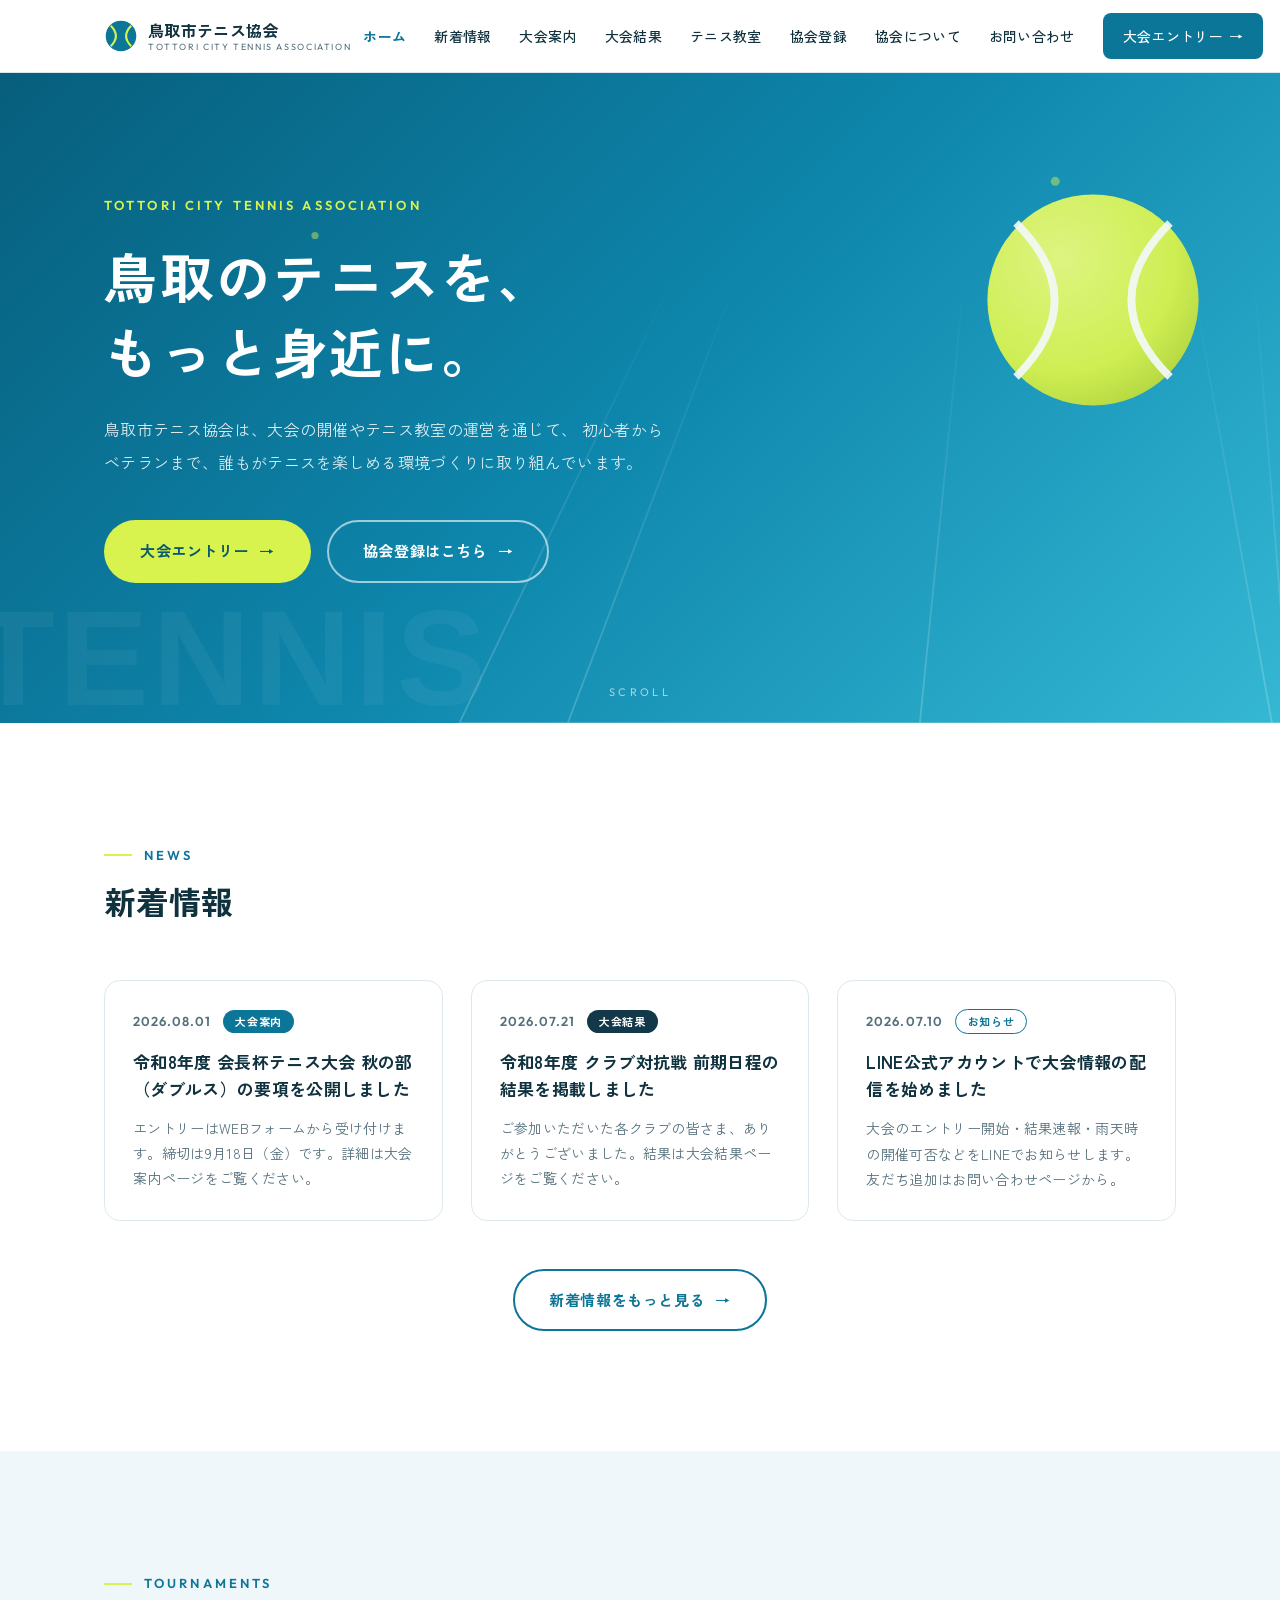
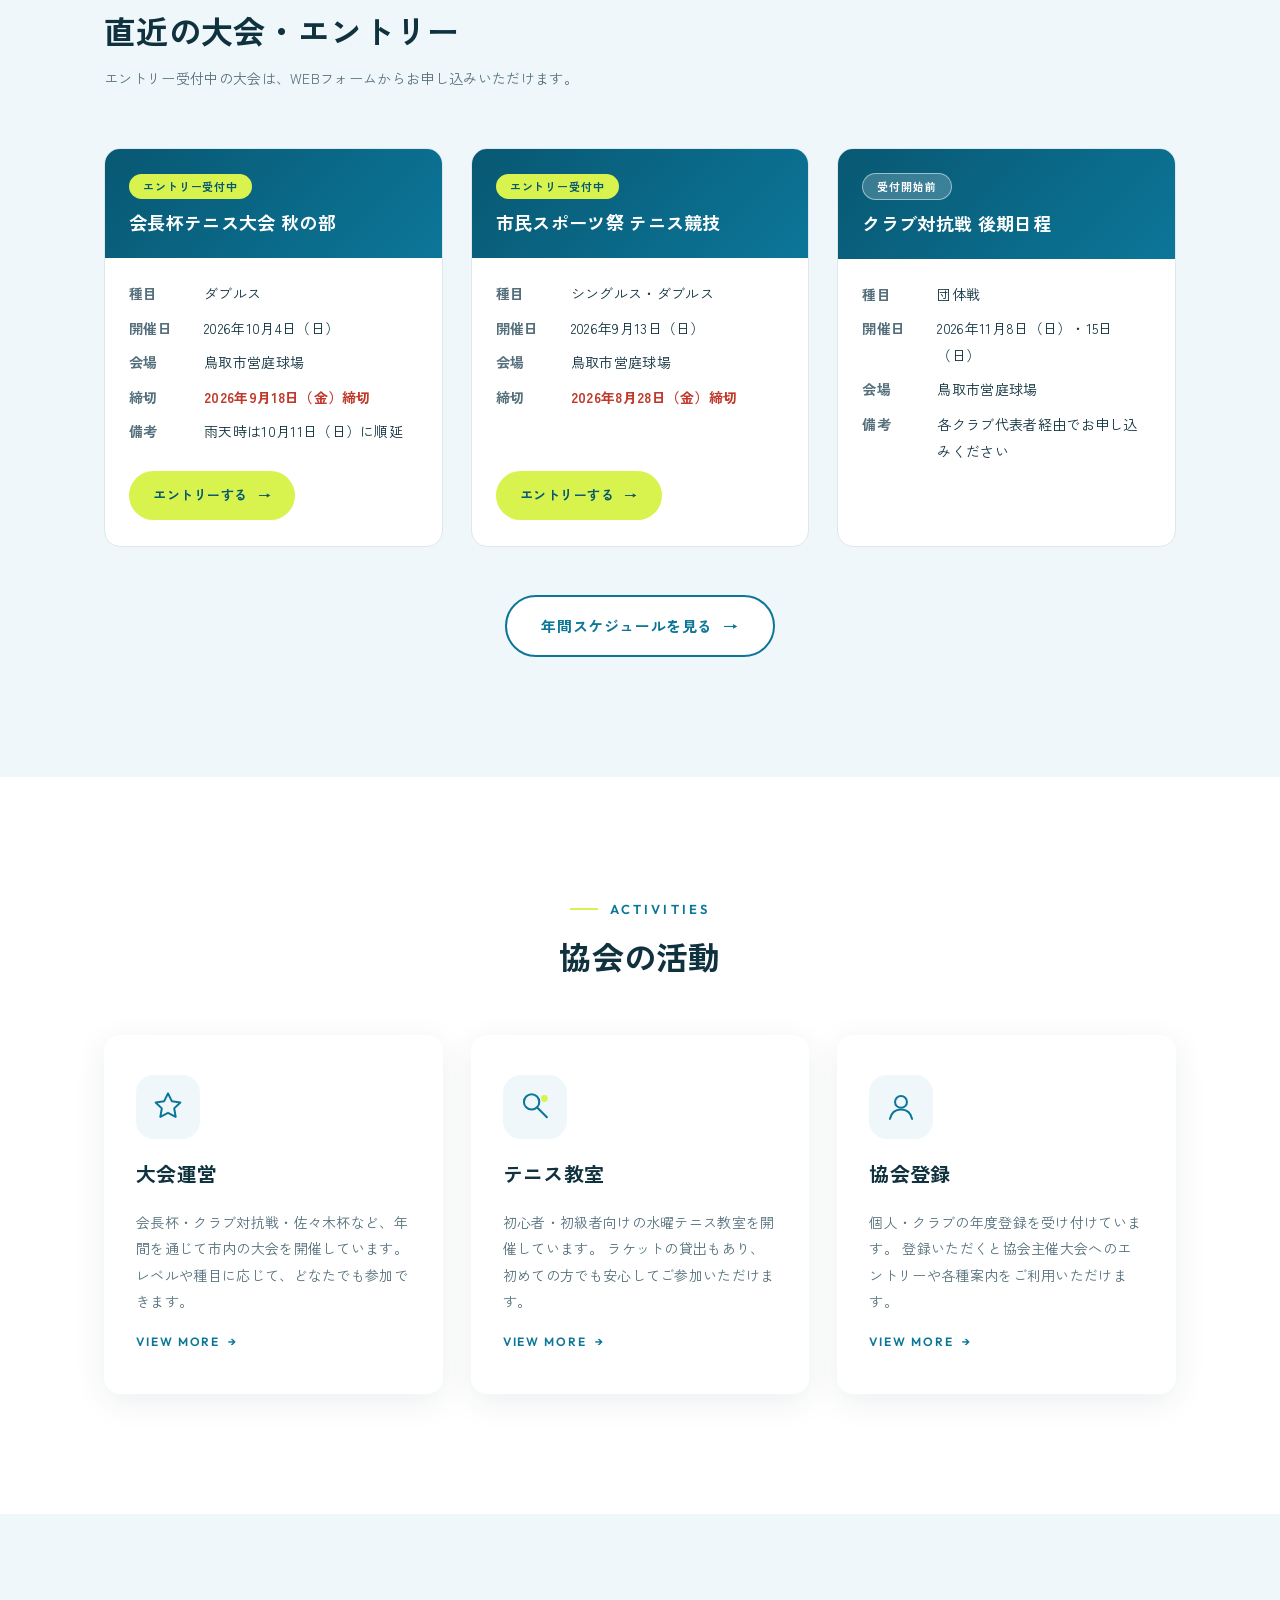
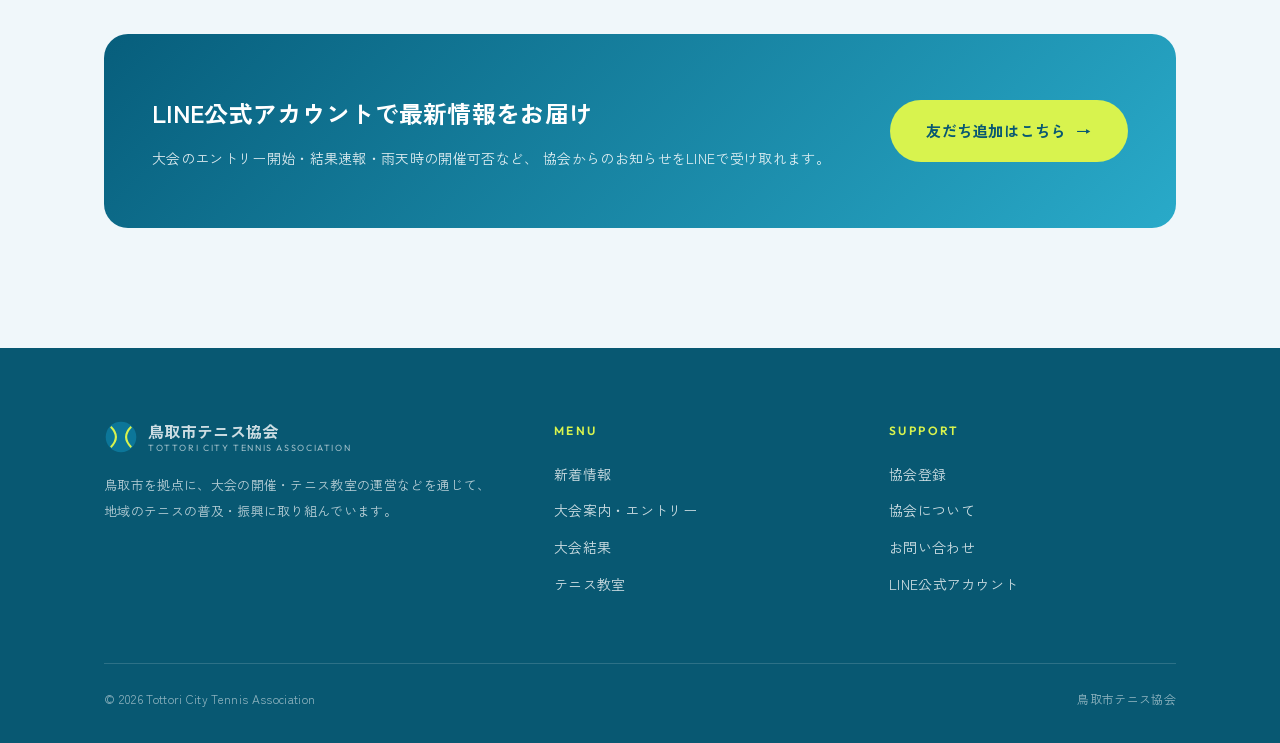
<file: index.html>
<!DOCTYPE html>
<html lang="ja">
<head>
  <meta charset="UTF-8">
  <meta name="viewport" content="width=device-width, initial-scale=1">
  <title>鳥取市テニス協会｜公式サイト</title>
  <meta name="description" content="鳥取市テニス協会の公式サイトです。大会案内・エントリー、大会結果、テニス教室、協会登録のご案内など、鳥取市のテニスに関する情報をお届けします。">
  <link rel="preconnect" href="https://fonts.googleapis.com">
  <link rel="preconnect" href="https://fonts.gstatic.com" crossorigin>
  <link href="https://fonts.googleapis.com/css2?family=Zen+Kaku+Gothic+New:wght@400;500;700&family=Outfit:wght@400;600;700&display=swap" rel="stylesheet">
  <link rel="stylesheet" href="css/style.css">
  <link rel="icon" href="assets/img/ball.svg" type="image/svg+xml">
</head>
<body>
  <header id="site-header" class="site-header"></header>

  <main>
    <!-- ヒーロー -->
    <section class="hero">
      <img class="hero__court" src="assets/img/court-lines.svg" alt="" aria-hidden="true">
      <img class="hero__ball" src="assets/img/ball.svg" alt="" aria-hidden="true">
      <div class="hero__inner">
        <p class="hero__label">Tottori City Tennis Association</p>
        <h1 class="hero__title">鳥取のテニスを、<br>もっと身近に。</h1>
        <p class="hero__lead">
          鳥取市テニス協会は、大会の開催やテニス教室の運営を通じて、
          初心者からベテランまで、誰もがテニスを楽しめる環境づくりに取り組んでいます。
        </p>
        <div class="hero__actions">
          <a class="btn btn--accent" href="tournaments.html">大会エントリー<span class="btn__arrow" aria-hidden="true">→</span></a>
          <a class="btn btn--ghost" href="membership.html">協会登録はこちら<span class="btn__arrow" aria-hidden="true">→</span></a>
        </div>
      </div>
      <p class="hero__scroll" aria-hidden="true">Scroll</p>
    </section>

    <!-- 新着情報 -->
    <section class="section">
      <div class="container">
        <div class="section-head fade-up">
          <p class="section-head__en">News</p>
          <h2 class="section-head__ja">新着情報</h2>
        </div>
        <div class="news-grid" id="home-news">
          <p class="empty-note">読み込み中…</p>
        </div>
        <div class="section-foot fade-up">
          <a class="btn btn--outline" href="news.html">新着情報をもっと見る<span class="btn__arrow" aria-hidden="true">→</span></a>
        </div>
      </div>
    </section>

    <!-- 直近の大会 -->
    <section class="section section--alt">
      <div class="container">
        <div class="section-head fade-up">
          <p class="section-head__en">Tournaments</p>
          <h2 class="section-head__ja">直近の大会・エントリー</h2>
          <p class="section-head__note">エントリー受付中の大会は、WEBフォームからお申し込みいただけます。</p>
        </div>
        <div class="event-grid" id="home-events">
          <p class="empty-note">読み込み中…</p>
        </div>
        <div class="section-foot fade-up">
          <a class="btn btn--outline" href="tournaments.html">年間スケジュールを見る<span class="btn__arrow" aria-hidden="true">→</span></a>
        </div>
      </div>
    </section>

    <!-- 協会の活動 -->
    <section class="section">
      <div class="container">
        <div class="section-head section-head--center fade-up">
          <p class="section-head__en">Activities</p>
          <h2 class="section-head__ja">協会の活動</h2>
        </div>
        <div class="feature-grid">
          <a class="feature-card fade-up" href="tournaments.html">
            <span class="feature-card__icon" aria-hidden="true">
              <svg viewBox="0 0 40 40" fill="none"><path d="M20 4l4.5 9.1 10 1.5-7.2 7 1.7 10L20 26.9l-9 4.7 1.7-10-7.2-7 10-1.5L20 4z" stroke="#0C7699" stroke-width="2.4" stroke-linejoin="round"/></svg>
            </span>
            <h3 class="feature-card__title">大会運営</h3>
            <p class="feature-card__text">
              会長杯・クラブ対抗戦・佐々木杯など、年間を通じて市内の大会を開催しています。
              レベルや種目に応じて、どなたでも参加できます。
            </p>
            <span class="feature-card__more">View more <span aria-hidden="true">→</span></span>
          </a>
          <a class="feature-card fade-up" data-delay="1" href="school.html">
            <span class="feature-card__icon" aria-hidden="true">
              <svg viewBox="0 0 40 40" fill="none"><circle cx="16" cy="14" r="9" stroke="#0C7699" stroke-width="2.4"/><path d="M22.5 20.5L34 32" stroke="#0C7699" stroke-width="2.4" stroke-linecap="round"/><circle cx="31" cy="10" r="4" fill="#D8F34E"/></svg>
            </span>
            <h3 class="feature-card__title">テニス教室</h3>
            <p class="feature-card__text">
              初心者・初級者向けの水曜テニス教室を開催しています。
              ラケットの貸出もあり、初めての方でも安心してご参加いただけます。
            </p>
            <span class="feature-card__more">View more <span aria-hidden="true">→</span></span>
          </a>
          <a class="feature-card fade-up" data-delay="2" href="membership.html">
            <span class="feature-card__icon" aria-hidden="true">
              <svg viewBox="0 0 40 40" fill="none"><circle cx="20" cy="14" r="7" stroke="#0C7699" stroke-width="2.4"/><path d="M7 34c1.5-7 6.5-11 13-11s11.5 4 13 11" stroke="#0C7699" stroke-width="2.4" stroke-linecap="round"/></svg>
            </span>
            <h3 class="feature-card__title">協会登録</h3>
            <p class="feature-card__text">
              個人・クラブの年度登録を受け付けています。
              登録いただくと協会主催大会へのエントリーや各種案内をご利用いただけます。
            </p>
            <span class="feature-card__more">View more <span aria-hidden="true">→</span></span>
          </a>
        </div>
      </div>
    </section>

    <!-- LINEバナー -->
    <section class="section section--alt">
      <div class="container">
        <div class="line-banner fade-up">
          <div>
            <h2 class="line-banner__title">LINE公式アカウントで最新情報をお届け</h2>
            <p class="line-banner__text">
              大会のエントリー開始・結果速報・雨天時の開催可否など、
              協会からのお知らせをLINEで受け取れます。
            </p>
          </div>
          <a class="btn btn--accent" href="contact.html#line">友だち追加はこちら<span class="btn__arrow" aria-hidden="true">→</span></a>
        </div>
      </div>
    </section>
  </main>

  <footer id="site-footer" class="site-footer"></footer>

  <script src="js/common.js"></script>
  <script>
    document.addEventListener("DOMContentLoaded", async () => {
      // 新着情報（最新3件）
      try {
        const news = await loadJSON("data/news.json");
        const items = news.items
          .slice()
          .sort((a, b) => b.date.localeCompare(a.date))
          .slice(0, 3);
        document.getElementById("home-news").innerHTML = items
          .map((item, i) => {
            const href = item.link || "news.html";
            return `
              <a class="news-card fade-up" data-delay="${i}" href="${escapeHTML(href)}">
                <div class="news-card__meta">
                  <time class="news-card__date" datetime="${item.date}">${formatDate(item.date)}</time>
                  ${badgeHTML(item.category)}
                </div>
                <h3 class="news-card__title">${escapeHTML(item.title)}</h3>
                <p class="news-card__body">${escapeHTML(item.body)}</p>
              </a>`;
          })
          .join("");
      } catch (e) {
        document.getElementById("home-news").innerHTML =
          '<p class="empty-note">新着情報を読み込めませんでした。</p>';
      }

      // 直近の大会（終了以外を優先して3件）
      try {
        const events = await loadJSON("data/events.json");
        const order = { open: 0, upcoming: 1, closed: 2, finished: 3 };
        const items = events.items
          .slice()
          .sort((a, b) => (order[a.status] ?? 9) - (order[b.status] ?? 9))
          .slice(0, 3);
        document.getElementById("home-events").innerHTML = items
          .map((ev, i) => renderEventCard(ev, i))
          .join("");
      } catch (e) {
        document.getElementById("home-events").innerHTML =
          '<p class="empty-note">大会情報を読み込めませんでした。</p>';
      }
      setupFadeUp();
    });
  </script>
</body>
</html>
</file>
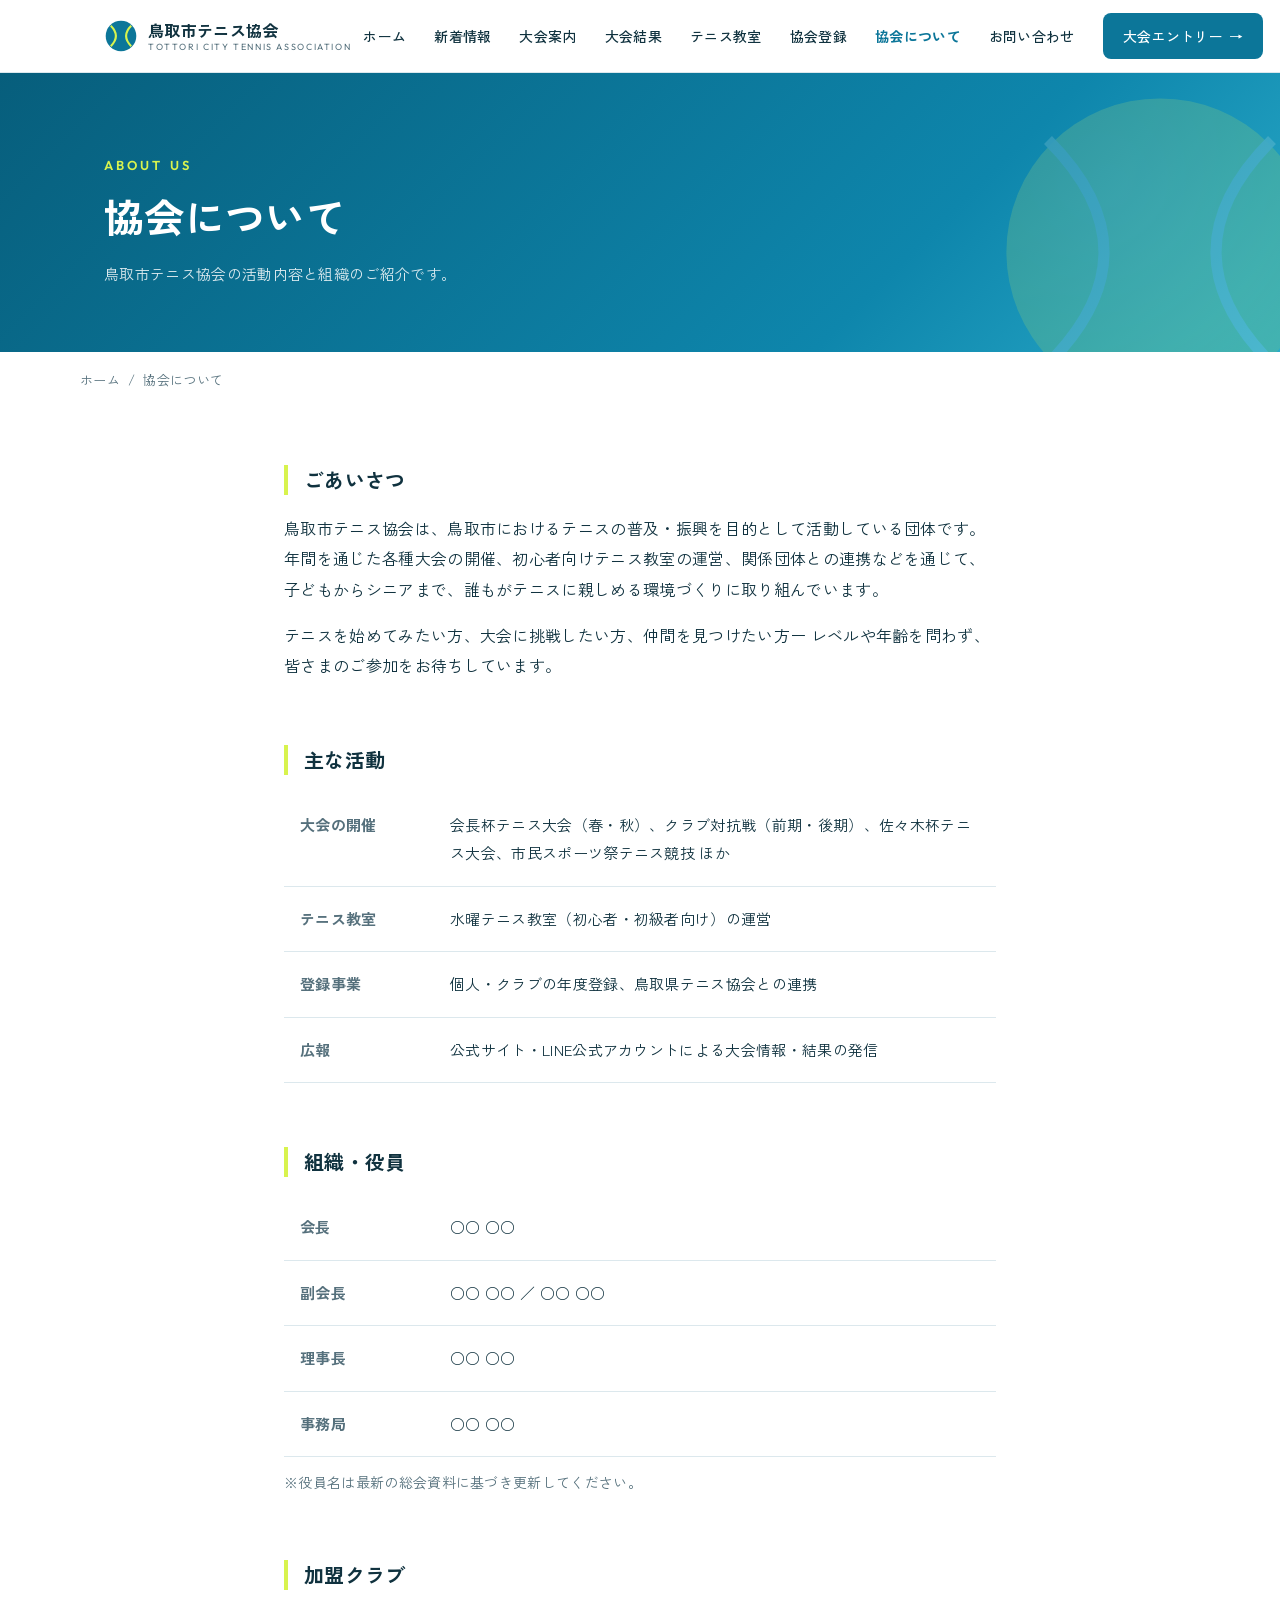
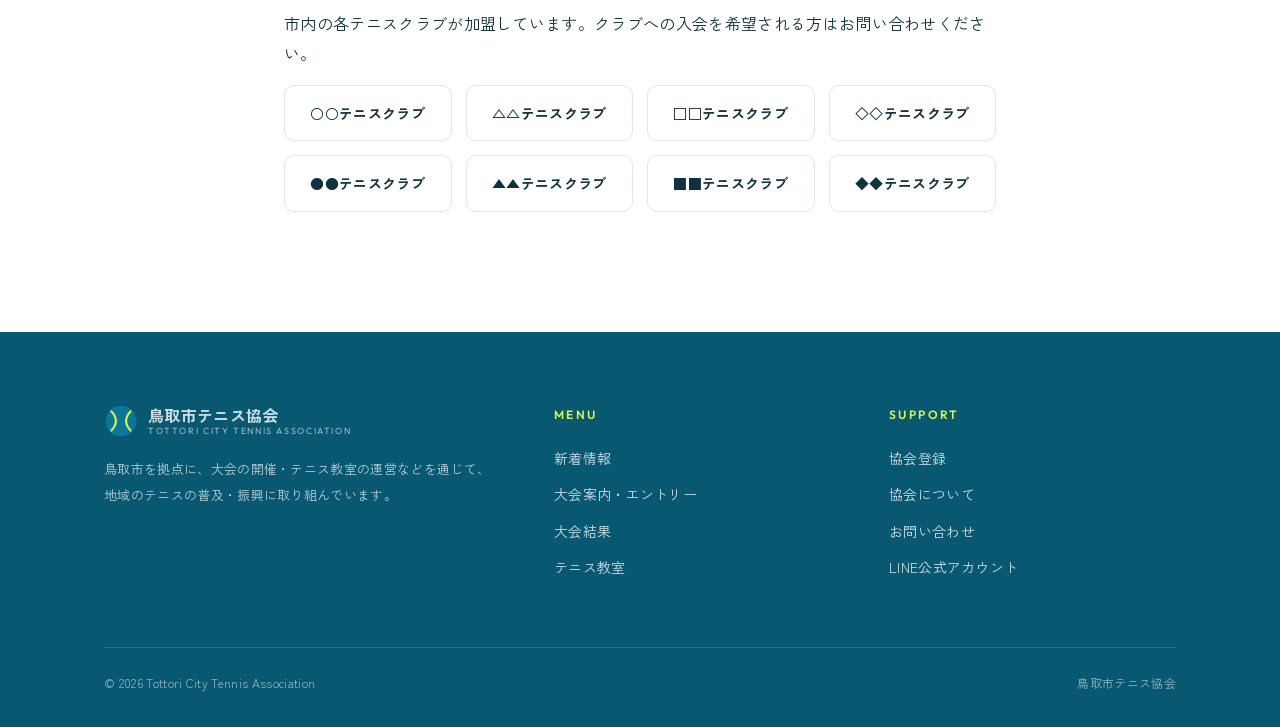
<file: about.html>
<!DOCTYPE html>
<html lang="ja">
<head>
  <meta charset="UTF-8">
  <meta name="viewport" content="width=device-width, initial-scale=1">
  <title>協会について｜鳥取市テニス協会</title>
  <meta name="description" content="鳥取市テニス協会の活動内容・組織・加盟クラブのご紹介です。">
  <link rel="preconnect" href="https://fonts.googleapis.com">
  <link rel="preconnect" href="https://fonts.gstatic.com" crossorigin>
  <link href="https://fonts.googleapis.com/css2?family=Zen+Kaku+Gothic+New:wght@400;500;700&family=Outfit:wght@400;600;700&display=swap" rel="stylesheet">
  <link rel="stylesheet" href="css/style.css">
  <link rel="icon" href="assets/img/ball.svg" type="image/svg+xml">
</head>
<body>
  <header id="site-header" class="site-header"></header>

  <main>
    <div class="page-hero">
      <div class="container">
        <p class="page-hero__en">About Us</p>
        <h1 class="page-hero__title">協会について</h1>
        <p class="page-hero__lead">鳥取市テニス協会の活動内容と組織のご紹介です。</p>
      </div>
      <img class="page-hero__deco" src="assets/img/ball.svg" alt="" aria-hidden="true">
    </div>
    <nav class="breadcrumb container" aria-label="パンくずリスト">
      <a href="index.html">ホーム</a><span aria-hidden="true">/</span>協会について
    </nav>

    <section class="section" style="padding-top:56px;">
      <div class="container container--narrow">

        <div class="content-block fade-up">
          <h3>ごあいさつ</h3>
          <p>
            鳥取市テニス協会は、鳥取市におけるテニスの普及・振興を目的として活動している団体です。
            年間を通じた各種大会の開催、初心者向けテニス教室の運営、関係団体との連携などを通じて、
            子どもからシニアまで、誰もがテニスに親しめる環境づくりに取り組んでいます。
          </p>
          <p>
            テニスを始めてみたい方、大会に挑戦したい方、仲間を見つけたい方ー
            レベルや年齢を問わず、皆さまのご参加をお待ちしています。
          </p>
        </div>

        <div class="content-block fade-up">
          <h3>主な活動</h3>
          <table class="info-table">
            <tr><th>大会の開催</th><td>会長杯テニス大会（春・秋）、クラブ対抗戦（前期・後期）、佐々木杯テニス大会、市民スポーツ祭テニス競技 ほか</td></tr>
            <tr><th>テニス教室</th><td>水曜テニス教室（初心者・初級者向け）の運営</td></tr>
            <tr><th>登録事業</th><td>個人・クラブの年度登録、鳥取県テニス協会との連携</td></tr>
            <tr><th>広報</th><td>公式サイト・LINE公式アカウントによる大会情報・結果の発信</td></tr>
          </table>
        </div>

        <div class="content-block fade-up">
          <h3>組織・役員</h3>
          <table class="info-table">
            <tr><th>会長</th><td>○○ ○○</td></tr>
            <tr><th>副会長</th><td>○○ ○○ ／ ○○ ○○</td></tr>
            <tr><th>理事長</th><td>○○ ○○</td></tr>
            <tr><th>事務局</th><td>○○ ○○</td></tr>
          </table>
          <p class="section-head__note" style="margin-top:12px;">※役員名は最新の総会資料に基づき更新してください。</p>
        </div>

        <div class="content-block fade-up">
          <h3>加盟クラブ</h3>
          <p>市内の各テニスクラブが加盟しています。クラブへの入会を希望される方はお問い合わせください。</p>
          <ul class="club-grid">
            <li>○○テニスクラブ</li>
            <li>△△テニスクラブ</li>
            <li>□□テニスクラブ</li>
            <li>◇◇テニスクラブ</li>
            <li>●●テニスクラブ</li>
            <li>▲▲テニスクラブ</li>
            <li>■■テニスクラブ</li>
            <li>◆◆テニスクラブ</li>
          </ul>
        </div>

      </div>
    </section>
  </main>

  <footer id="site-footer" class="site-footer"></footer>

  <script src="js/common.js"></script>
</body>
</html>
</file>
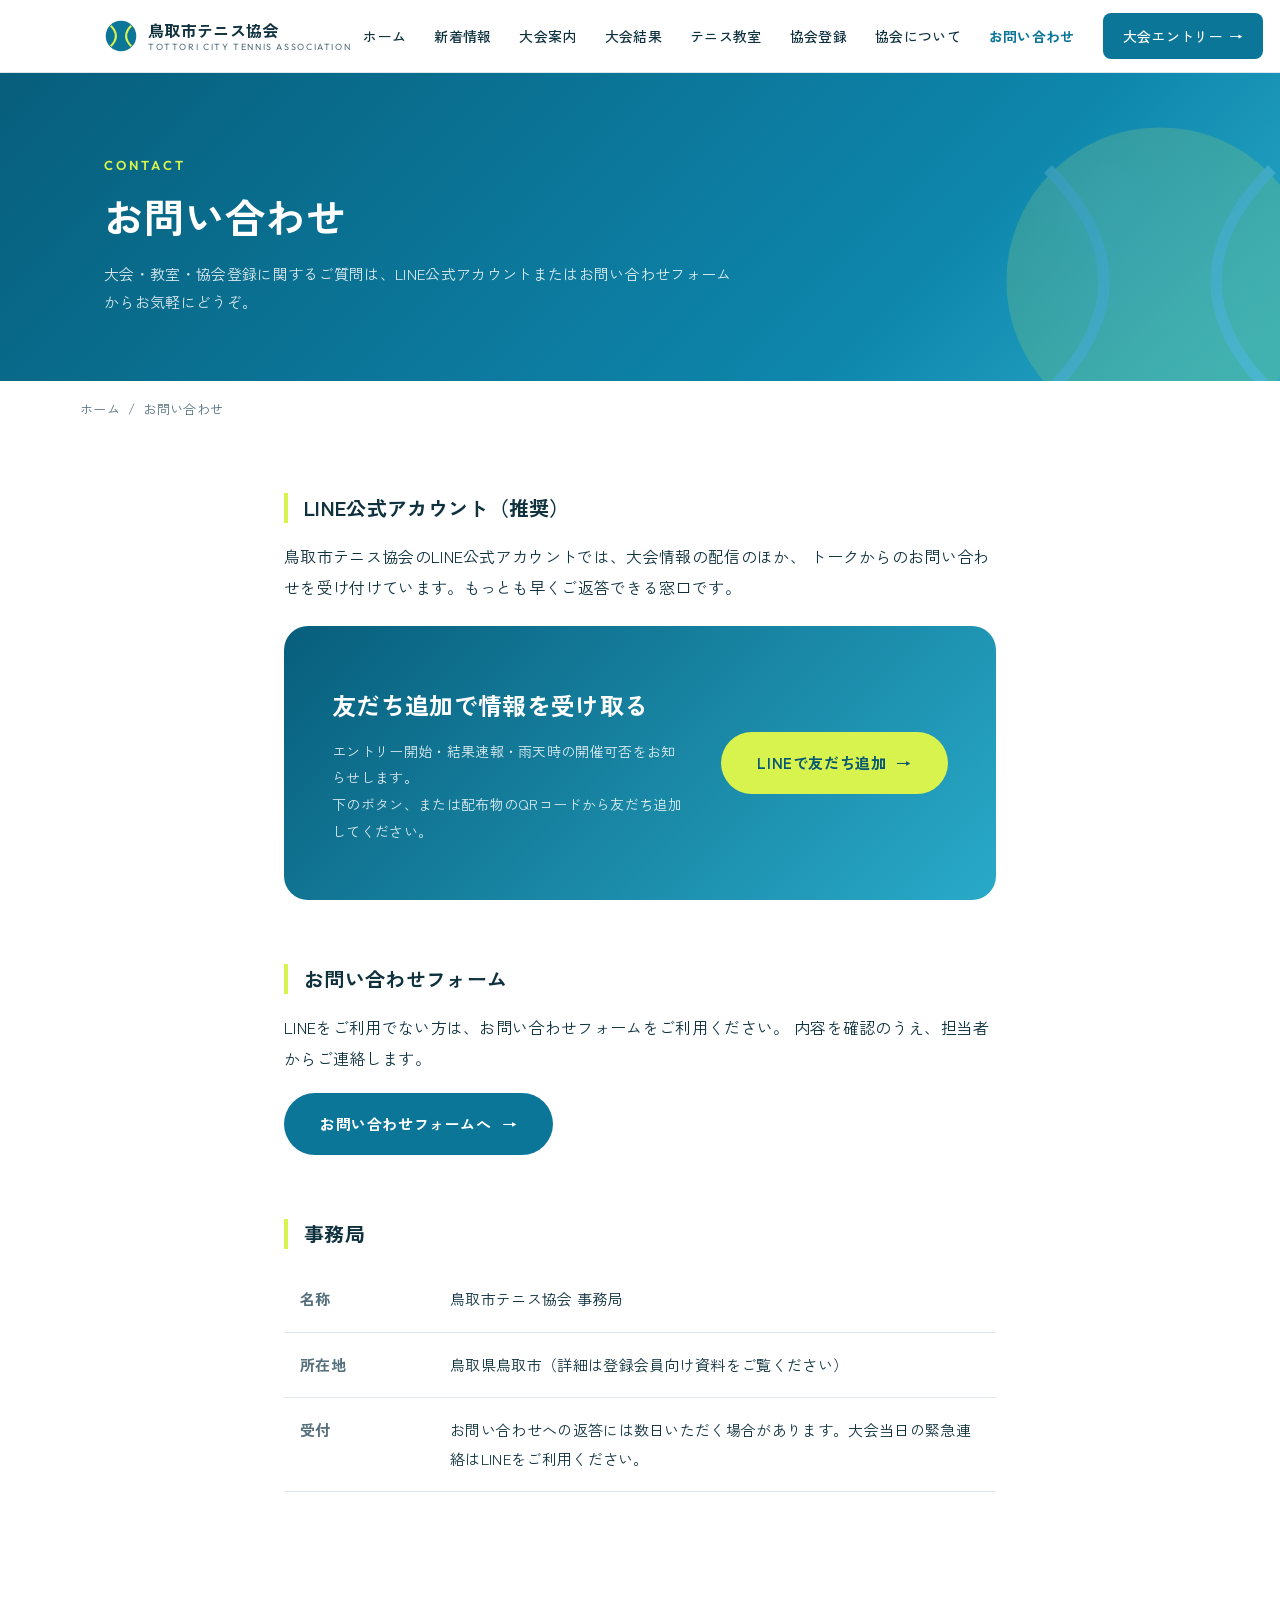
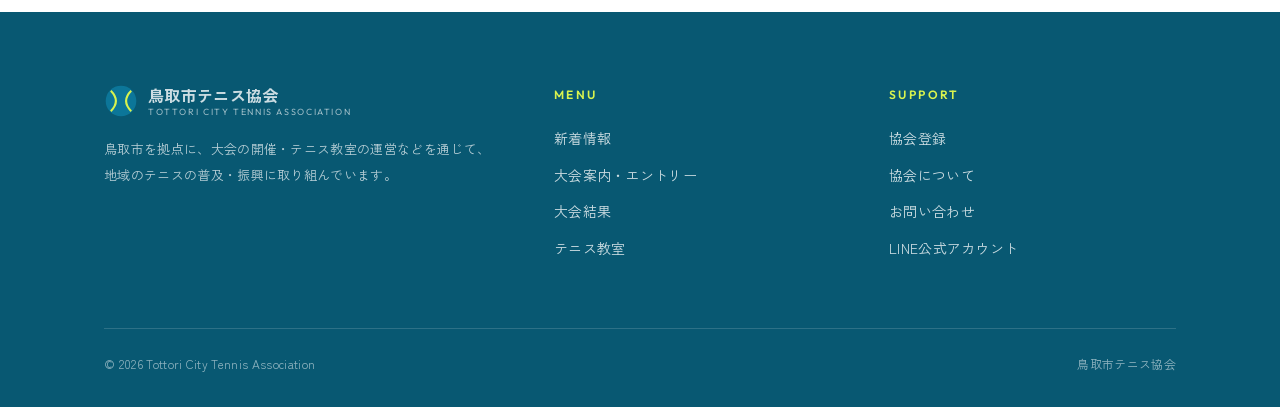
<file: contact.html>
<!DOCTYPE html>
<html lang="ja">
<head>
  <meta charset="UTF-8">
  <meta name="viewport" content="width=device-width, initial-scale=1">
  <title>お問い合わせ｜鳥取市テニス協会</title>
  <meta name="description" content="鳥取市テニス協会へのお問い合わせ方法のご案内です。LINE公式アカウント・お問い合わせフォームをご利用いただけます。">
  <link rel="preconnect" href="https://fonts.googleapis.com">
  <link rel="preconnect" href="https://fonts.gstatic.com" crossorigin>
  <link href="https://fonts.googleapis.com/css2?family=Zen+Kaku+Gothic+New:wght@400;500;700&family=Outfit:wght@400;600;700&display=swap" rel="stylesheet">
  <link rel="stylesheet" href="css/style.css">
  <link rel="icon" href="assets/img/ball.svg" type="image/svg+xml">
</head>
<body>
  <header id="site-header" class="site-header"></header>

  <main>
    <div class="page-hero">
      <div class="container">
        <p class="page-hero__en">Contact</p>
        <h1 class="page-hero__title">お問い合わせ</h1>
        <p class="page-hero__lead">
          大会・教室・協会登録に関するご質問は、LINE公式アカウントまたはお問い合わせフォームからお気軽にどうぞ。
        </p>
      </div>
      <img class="page-hero__deco" src="assets/img/ball.svg" alt="" aria-hidden="true">
    </div>
    <nav class="breadcrumb container" aria-label="パンくずリスト">
      <a href="index.html">ホーム</a><span aria-hidden="true">/</span>お問い合わせ
    </nav>

    <section class="section" style="padding-top:56px;">
      <div class="container container--narrow">

        <div class="content-block fade-up" id="line">
          <h3>LINE公式アカウント（推奨）</h3>
          <p>
            鳥取市テニス協会のLINE公式アカウントでは、大会情報の配信のほか、
            トークからのお問い合わせを受け付けています。もっとも早くご返答できる窓口です。
          </p>
          <div class="line-banner" style="margin-top:24px;">
            <div>
              <h2 class="line-banner__title">友だち追加で情報を受け取る</h2>
              <p class="line-banner__text">
                エントリー開始・結果速報・雨天時の開催可否をお知らせします。<br>
                下のボタン、または配布物のQRコードから友だち追加してください。
              </p>
            </div>
            <a class="btn btn--accent" href="https://lin.ee/replace-with-actual-line-url" target="_blank" rel="noopener">
              LINEで友だち追加<span class="btn__arrow" aria-hidden="true">→</span>
            </a>
          </div>
        </div>

        <div class="content-block fade-up">
          <h3>お問い合わせフォーム</h3>
          <p>
            LINEをご利用でない方は、お問い合わせフォームをご利用ください。
            内容を確認のうえ、担当者からご連絡します。
          </p>
          <div style="margin-top:20px;">
            <a class="btn btn--primary" href="https://forms.gle/replace-with-actual-form" target="_blank" rel="noopener">
              お問い合わせフォームへ<span class="btn__arrow" aria-hidden="true">→</span>
            </a>
          </div>
        </div>

        <div class="content-block fade-up">
          <h3>事務局</h3>
          <table class="info-table">
            <tr><th>名称</th><td>鳥取市テニス協会 事務局</td></tr>
            <tr><th>所在地</th><td>鳥取県鳥取市（詳細は登録会員向け資料をご覧ください）</td></tr>
            <tr><th>受付</th><td>お問い合わせへの返答には数日いただく場合があります。大会当日の緊急連絡はLINEをご利用ください。</td></tr>
          </table>
        </div>

      </div>
    </section>
  </main>

  <footer id="site-footer" class="site-footer"></footer>

  <script src="js/common.js"></script>
</body>
</html>
</file>
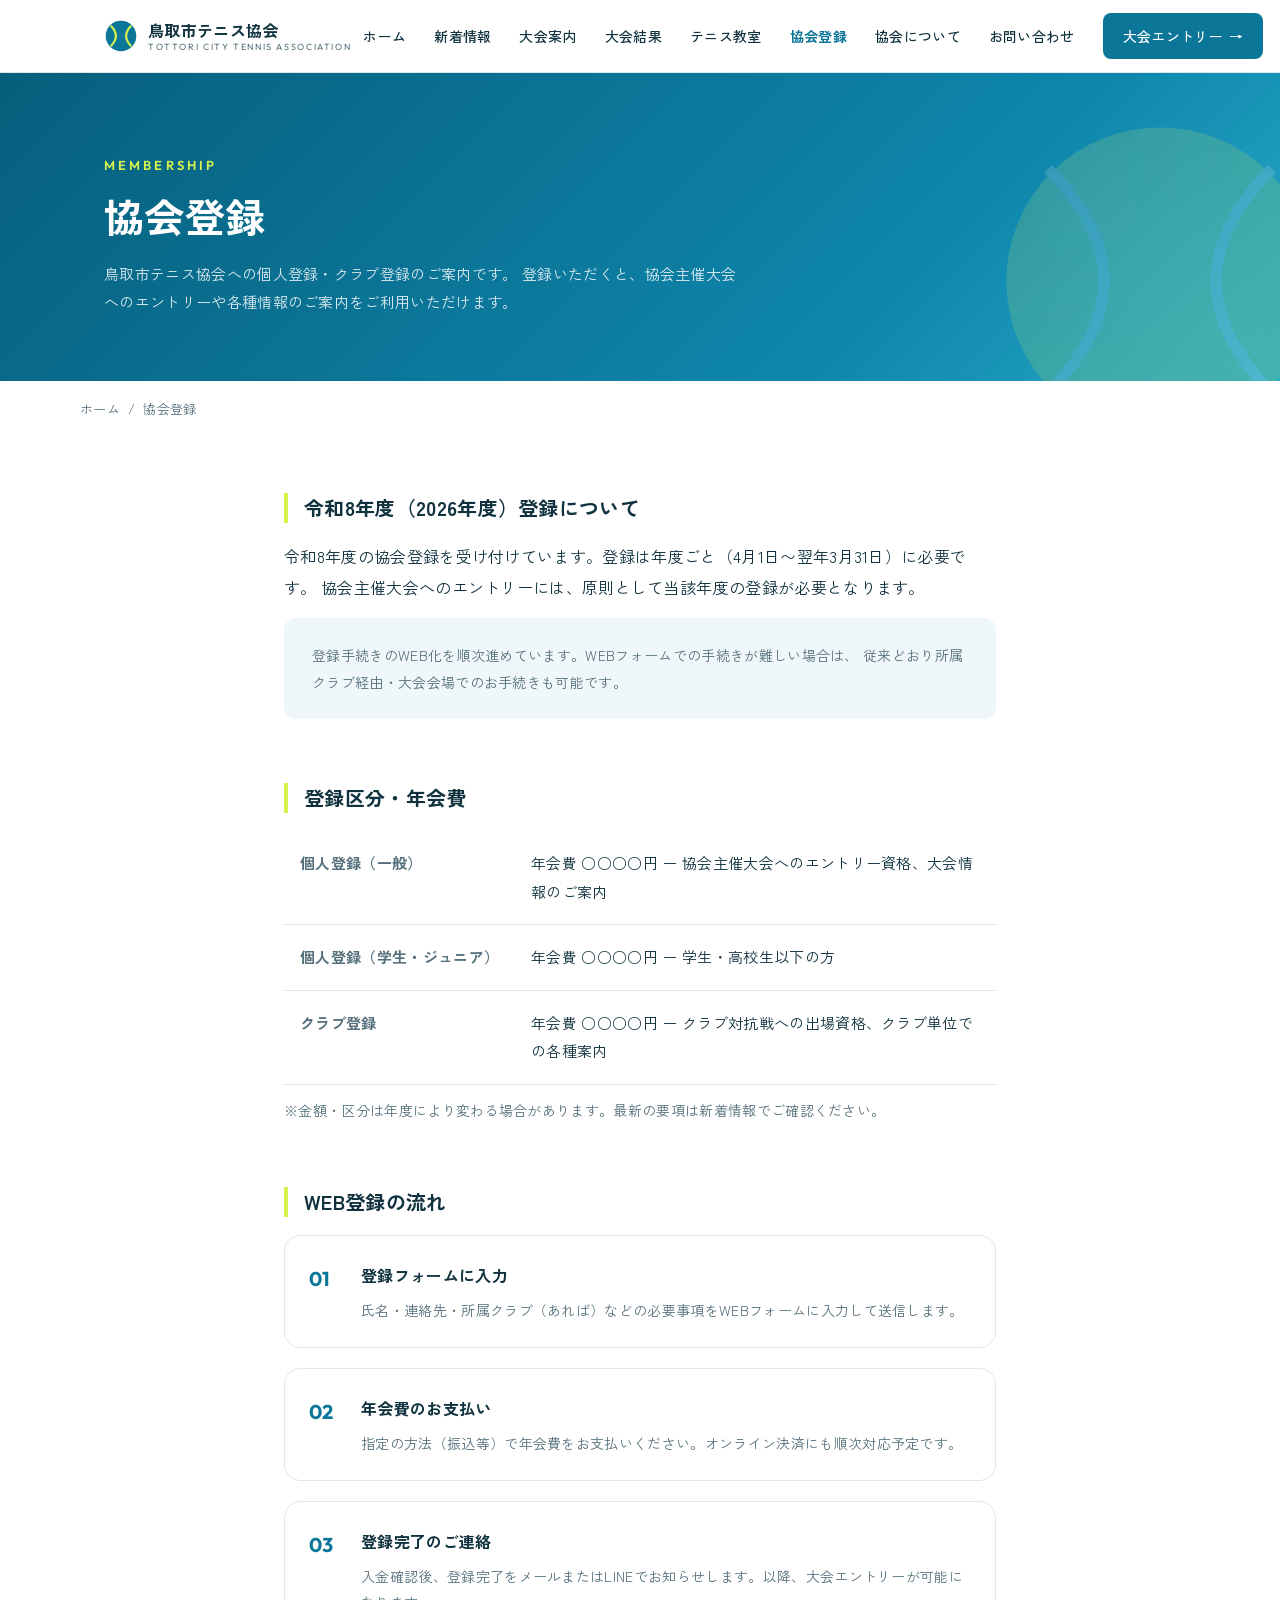
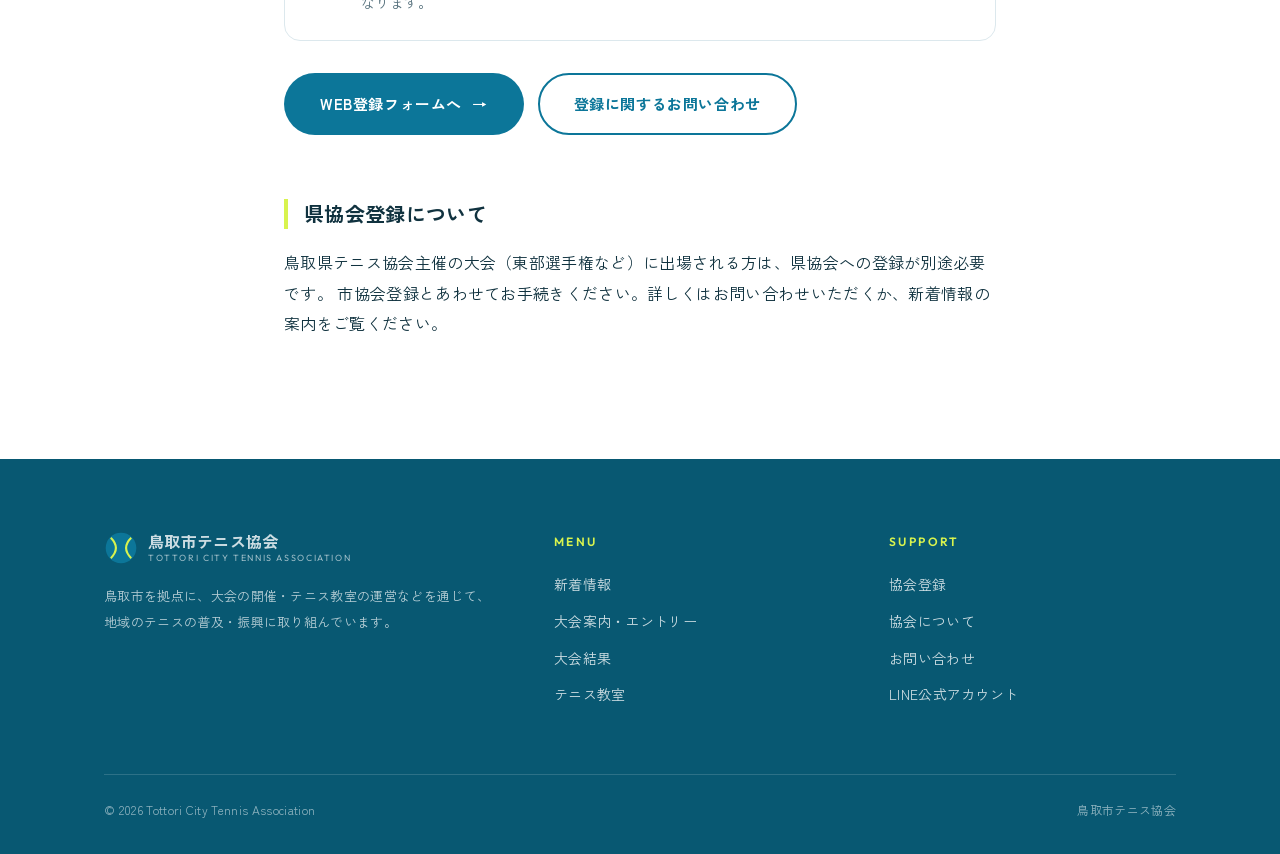
<file: membership.html>
<!DOCTYPE html>
<html lang="ja">
<head>
  <meta charset="UTF-8">
  <meta name="viewport" content="width=device-width, initial-scale=1">
  <title>協会登録｜鳥取市テニス協会</title>
  <meta name="description" content="鳥取市テニス協会への個人登録・クラブ登録のご案内です。登録方法・年会費・WEB登録についてご確認いただけます。">
  <link rel="preconnect" href="https://fonts.googleapis.com">
  <link rel="preconnect" href="https://fonts.gstatic.com" crossorigin>
  <link href="https://fonts.googleapis.com/css2?family=Zen+Kaku+Gothic+New:wght@400;500;700&family=Outfit:wght@400;600;700&display=swap" rel="stylesheet">
  <link rel="stylesheet" href="css/style.css">
  <link rel="icon" href="assets/img/ball.svg" type="image/svg+xml">
</head>
<body>
  <header id="site-header" class="site-header"></header>

  <main>
    <div class="page-hero">
      <div class="container">
        <p class="page-hero__en">Membership</p>
        <h1 class="page-hero__title">協会登録</h1>
        <p class="page-hero__lead">
          鳥取市テニス協会への個人登録・クラブ登録のご案内です。
          登録いただくと、協会主催大会へのエントリーや各種情報のご案内をご利用いただけます。
        </p>
      </div>
      <img class="page-hero__deco" src="assets/img/ball.svg" alt="" aria-hidden="true">
    </div>
    <nav class="breadcrumb container" aria-label="パンくずリスト">
      <a href="index.html">ホーム</a><span aria-hidden="true">/</span>協会登録
    </nav>

    <section class="section" style="padding-top:56px;">
      <div class="container container--narrow">

        <div class="content-block fade-up">
          <h3>令和8年度（2026年度）登録について</h3>
          <p>
            令和8年度の協会登録を受け付けています。登録は年度ごと（4月1日〜翌年3月31日）に必要です。
            協会主催大会へのエントリーには、原則として当該年度の登録が必要となります。
          </p>
          <div class="note-box">
            <p>
              登録手続きのWEB化を順次進めています。WEBフォームでの手続きが難しい場合は、
              従来どおり所属クラブ経由・大会会場でのお手続きも可能です。
            </p>
          </div>
        </div>

        <div class="content-block fade-up">
          <h3>登録区分・年会費</h3>
          <table class="info-table">
            <tr>
              <th>個人登録（一般）</th>
              <td>年会費 ○○○○円 ー 協会主催大会へのエントリー資格、大会情報のご案内</td>
            </tr>
            <tr>
              <th>個人登録（学生・ジュニア）</th>
              <td>年会費 ○○○○円 ー 学生・高校生以下の方</td>
            </tr>
            <tr>
              <th>クラブ登録</th>
              <td>年会費 ○○○○円 ー クラブ対抗戦への出場資格、クラブ単位での各種案内</td>
            </tr>
          </table>
          <p class="section-head__note" style="margin-top:12px;">
            ※金額・区分は年度により変わる場合があります。最新の要項は新着情報でご確認ください。
          </p>
        </div>

        <div class="content-block fade-up">
          <h3>WEB登録の流れ</h3>
          <ol class="step-list">
            <li>
              <strong>登録フォームに入力</strong>
              <p>氏名・連絡先・所属クラブ（あれば）などの必要事項をWEBフォームに入力して送信します。</p>
            </li>
            <li>
              <strong>年会費のお支払い</strong>
              <p>指定の方法（振込等）で年会費をお支払いください。オンライン決済にも順次対応予定です。</p>
            </li>
            <li>
              <strong>登録完了のご連絡</strong>
              <p>入金確認後、登録完了をメールまたはLINEでお知らせします。以降、大会エントリーが可能になります。</p>
            </li>
          </ol>
          <div style="margin-top:32px; display:flex; gap:14px; flex-wrap:wrap;">
            <a class="btn btn--primary" href="https://forms.gle/replace-with-actual-form" target="_blank" rel="noopener">
              WEB登録フォームへ<span class="btn__arrow" aria-hidden="true">→</span>
            </a>
            <a class="btn btn--outline" href="contact.html">登録に関するお問い合わせ</a>
          </div>
        </div>

        <div class="content-block fade-up">
          <h3>県協会登録について</h3>
          <p>
            鳥取県テニス協会主催の大会（東部選手権など）に出場される方は、県協会への登録が別途必要です。
            市協会登録とあわせてお手続きください。詳しくはお問い合わせいただくか、新着情報の案内をご覧ください。
          </p>
        </div>

      </div>
    </section>
  </main>

  <footer id="site-footer" class="site-footer"></footer>

  <script src="js/common.js"></script>
</body>
</html>
</file>
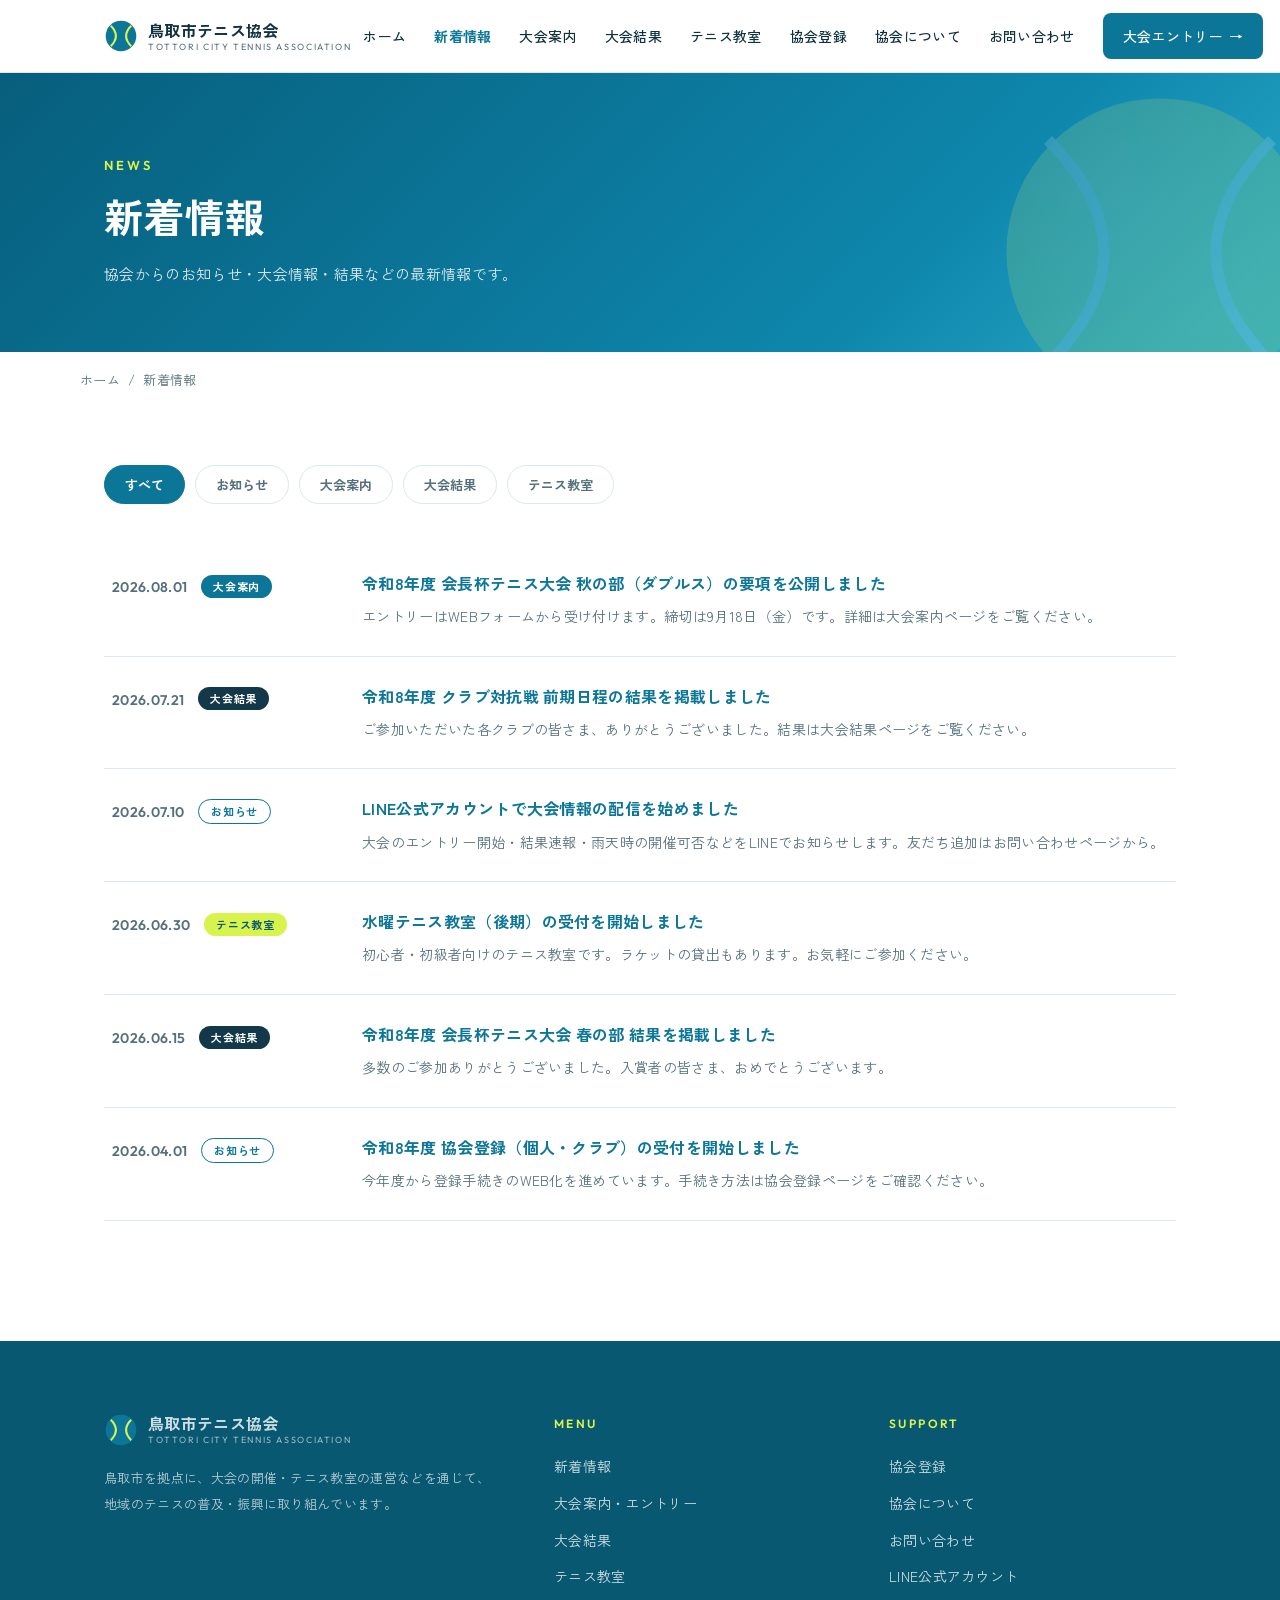
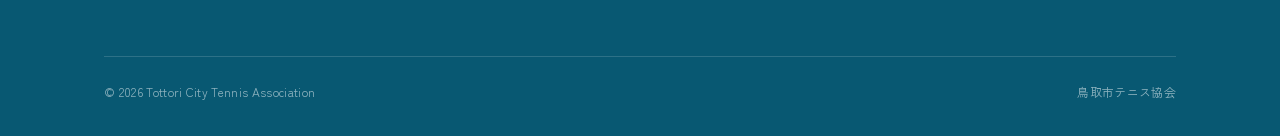
<file: news.html>
<!DOCTYPE html>
<html lang="ja">
<head>
  <meta charset="UTF-8">
  <meta name="viewport" content="width=device-width, initial-scale=1">
  <title>新着情報｜鳥取市テニス協会</title>
  <meta name="description" content="鳥取市テニス協会からのお知らせ・大会案内・大会結果・テニス教室の最新情報一覧です。">
  <link rel="preconnect" href="https://fonts.googleapis.com">
  <link rel="preconnect" href="https://fonts.gstatic.com" crossorigin>
  <link href="https://fonts.googleapis.com/css2?family=Zen+Kaku+Gothic+New:wght@400;500;700&family=Outfit:wght@400;600;700&display=swap" rel="stylesheet">
  <link rel="stylesheet" href="css/style.css">
  <link rel="icon" href="assets/img/ball.svg" type="image/svg+xml">
</head>
<body>
  <header id="site-header" class="site-header"></header>

  <main>
    <div class="page-hero">
      <div class="container">
        <p class="page-hero__en">News</p>
        <h1 class="page-hero__title">新着情報</h1>
        <p class="page-hero__lead">協会からのお知らせ・大会情報・結果などの最新情報です。</p>
      </div>
      <img class="page-hero__deco" src="assets/img/ball.svg" alt="" aria-hidden="true">
    </div>
    <nav class="breadcrumb container" aria-label="パンくずリスト">
      <a href="index.html">ホーム</a><span aria-hidden="true">/</span>新着情報
    </nav>

    <section class="section" style="padding-top:56px;">
      <div class="container">
        <div class="news-filter" id="news-filter" role="group" aria-label="カテゴリで絞り込み">
          <button type="button" data-cat="all" aria-pressed="true">すべて</button>
          <button type="button" data-cat="お知らせ" aria-pressed="false">お知らせ</button>
          <button type="button" data-cat="大会案内" aria-pressed="false">大会案内</button>
          <button type="button" data-cat="大会結果" aria-pressed="false">大会結果</button>
          <button type="button" data-cat="テニス教室" aria-pressed="false">テニス教室</button>
        </div>
        <div class="news-list" id="news-list">
          <p class="empty-note">読み込み中…</p>
        </div>
      </div>
    </section>
  </main>

  <footer id="site-footer" class="site-footer"></footer>

  <script src="js/common.js"></script>
  <script>
    let allItems = [];

    function renderList(cat) {
      const items = allItems.filter((it) => cat === "all" || it.category === cat);
      const listEl = document.getElementById("news-list");
      if (items.length === 0) {
        listEl.innerHTML = '<p class="empty-note">該当する情報はありません。</p>';
        return;
      }
      listEl.innerHTML = items
        .map((item) => {
          const img = item.image
            ? `<img src="${escapeHTML(item.image)}" alt="" loading="lazy">`
            : "";
          const title = item.link
            ? `<a href="${escapeHTML(item.link)}">${escapeHTML(item.title)}</a>`
            : escapeHTML(item.title);
          return `
            <article class="news-row">
              <div class="news-row__meta">
                <time class="news-row__date" datetime="${item.date}">${formatDate(item.date)}</time>
                ${badgeHTML(item.category)}
              </div>
              <div>
                <h2 class="news-row__title">${title}</h2>
                <p class="news-row__body">${linkify(item.body)}</p>
                ${img}
              </div>
            </article>`;
        })
        .join("");
    }

    document.addEventListener("DOMContentLoaded", async () => {
      try {
        const news = await loadJSON("data/news.json");
        allItems = news.items.slice().sort((a, b) => b.date.localeCompare(a.date));
        renderList("all");
      } catch (e) {
        document.getElementById("news-list").innerHTML =
          '<p class="empty-note">新着情報を読み込めませんでした。</p>';
      }

      document.getElementById("news-filter").addEventListener("click", (e) => {
        const btn = e.target.closest("button");
        if (!btn) return;
        document
          .querySelectorAll("#news-filter button")
          .forEach((b) => b.setAttribute("aria-pressed", String(b === btn)));
        renderList(btn.dataset.cat);
      });
    });
  </script>
</body>
</html>
</file>
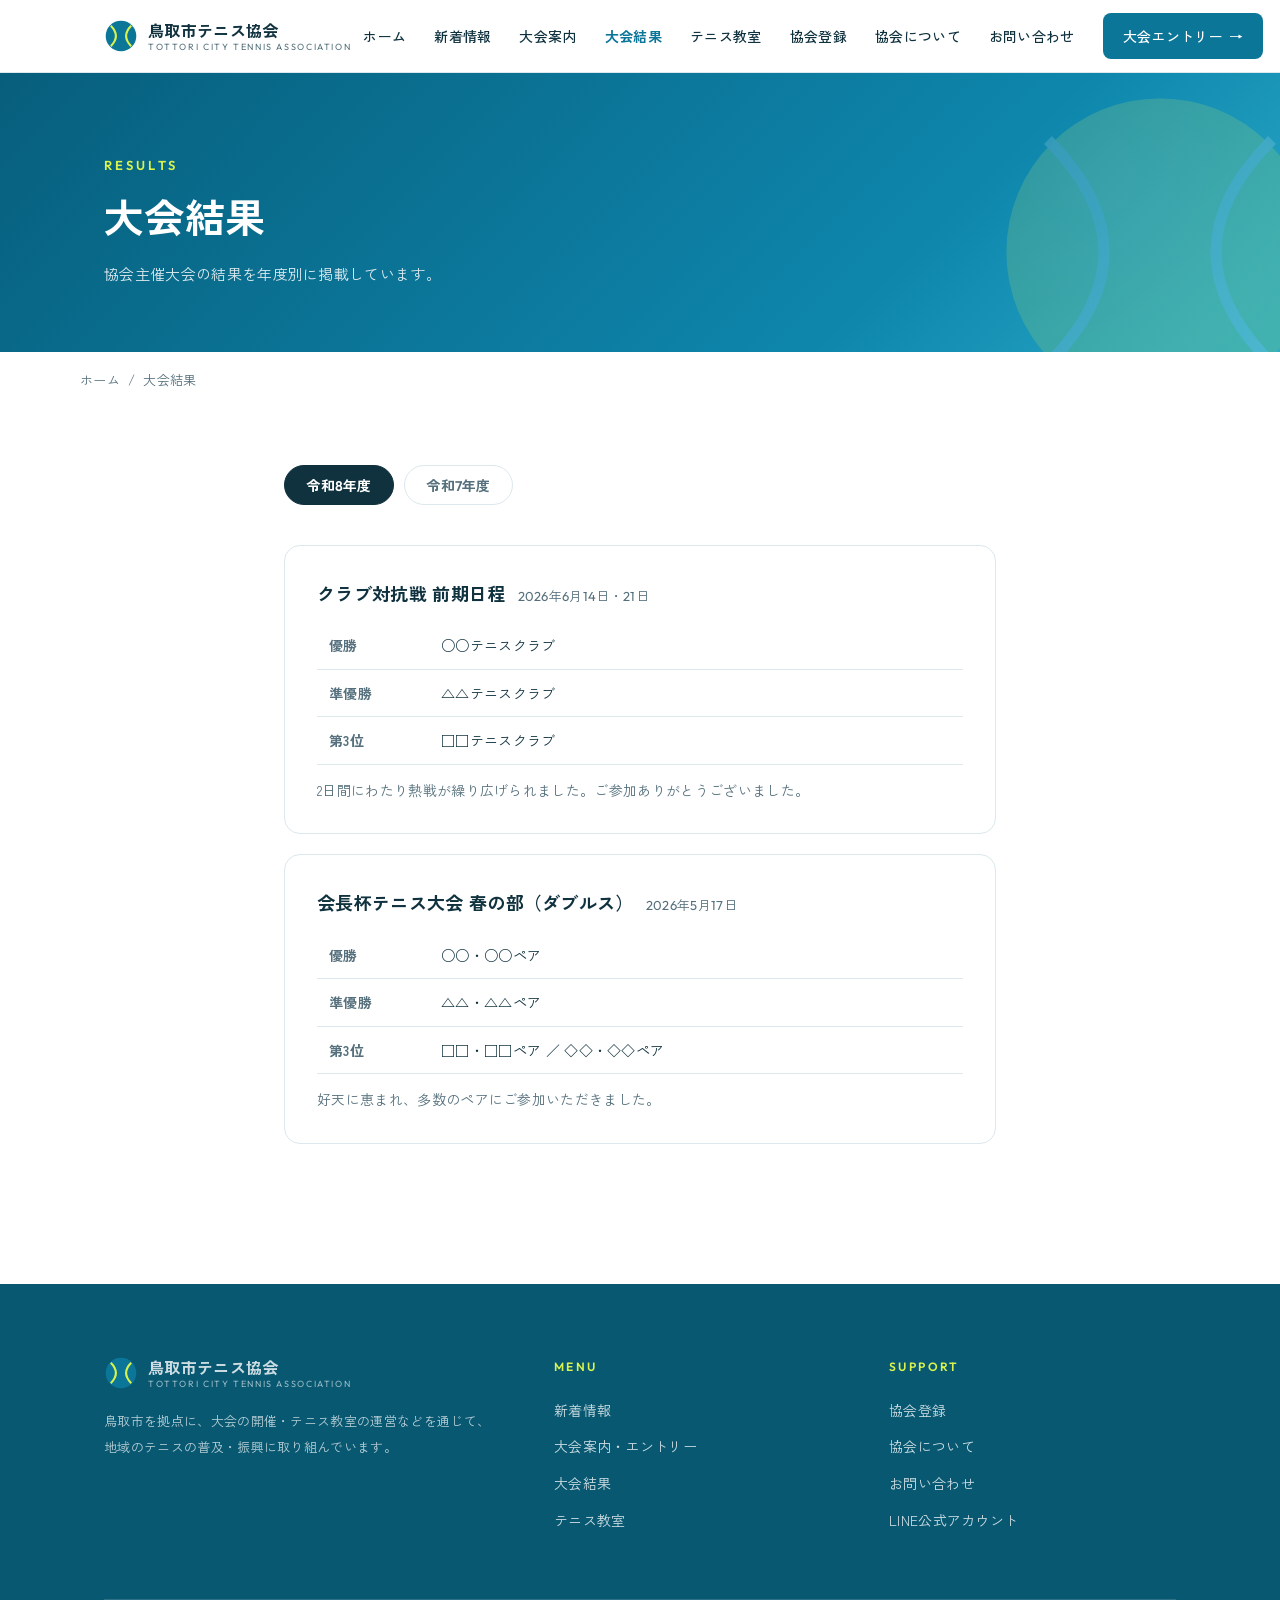
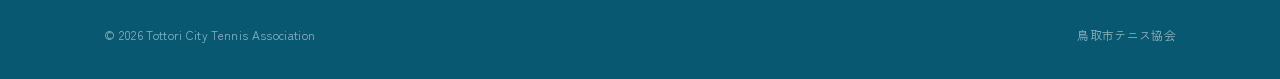
<file: results.html>
<!DOCTYPE html>
<html lang="ja">
<head>
  <meta charset="UTF-8">
  <meta name="viewport" content="width=device-width, initial-scale=1">
  <title>大会結果｜鳥取市テニス協会</title>
  <meta name="description" content="鳥取市テニス協会が主催した大会の結果を年度別に掲載しています。">
  <link rel="preconnect" href="https://fonts.googleapis.com">
  <link rel="preconnect" href="https://fonts.gstatic.com" crossorigin>
  <link href="https://fonts.googleapis.com/css2?family=Zen+Kaku+Gothic+New:wght@400;500;700&family=Outfit:wght@400;600;700&display=swap" rel="stylesheet">
  <link rel="stylesheet" href="css/style.css">
  <link rel="icon" href="assets/img/ball.svg" type="image/svg+xml">
</head>
<body>
  <header id="site-header" class="site-header"></header>

  <main>
    <div class="page-hero">
      <div class="container">
        <p class="page-hero__en">Results</p>
        <h1 class="page-hero__title">大会結果</h1>
        <p class="page-hero__lead">協会主催大会の結果を年度別に掲載しています。</p>
      </div>
      <img class="page-hero__deco" src="assets/img/ball.svg" alt="" aria-hidden="true">
    </div>
    <nav class="breadcrumb container" aria-label="パンくずリスト">
      <a href="index.html">ホーム</a><span aria-hidden="true">/</span>大会結果
    </nav>

    <section class="section" style="padding-top:56px;">
      <div class="container container--narrow">
        <div class="year-tabs" id="year-tabs" role="group" aria-label="年度で絞り込み"></div>
        <div id="results-list">
          <p class="empty-note">読み込み中…</p>
        </div>
      </div>
    </section>
  </main>

  <footer id="site-footer" class="site-footer"></footer>

  <script src="js/common.js"></script>
  <script>
    let resultYears = [];

    function renderYear(year) {
      const data = resultYears.find((y) => y.year === year);
      const listEl = document.getElementById("results-list");
      if (!data || data.items.length === 0) {
        listEl.innerHTML = '<p class="empty-note">この年度の結果はまだ掲載されていません。</p>';
        return;
      }
      listEl.innerHTML = data.items
        .map((item) => {
          const rows = (item.rows || [])
            .map(
              (r) => `<tr><th>${escapeHTML(r.label)}</th><td>${escapeHTML(r.value)}</td></tr>`
            )
            .join("");
          const comment = item.comment
            ? `<p style="margin-top:12px;font-size:14px;color:var(--c-text-sub);">${escapeHTML(item.comment)}</p>`
            : "";
          const doc = item.docUrl
            ? `<p class="result-item__links"><a class="btn btn--outline" style="padding:10px 22px;font-size:13px;" href="${escapeHTML(item.docUrl)}" target="_blank" rel="noopener">詳細結果（PDF）</a></p>`
            : "";
          return `
            <article class="result-item">
              <div class="result-item__head">
                <h2 class="result-item__name">${escapeHTML(item.name)}</h2>
                <span class="result-item__date">${escapeHTML(item.dateText)}</span>
              </div>
              <table>${rows}</table>
              ${comment}
              ${doc}
            </article>`;
        })
        .join("");
    }

    document.addEventListener("DOMContentLoaded", async () => {
      try {
        const results = await loadJSON("data/results.json");
        resultYears = results.years;
        const tabs = document.getElementById("year-tabs");
        tabs.innerHTML = resultYears
          .map(
            (y, i) =>
              `<button type="button" data-year="${escapeHTML(y.year)}" aria-pressed="${i === 0}">${escapeHTML(y.year)}</button>`
          )
          .join("");
        tabs.addEventListener("click", (e) => {
          const btn = e.target.closest("button");
          if (!btn) return;
          tabs.querySelectorAll("button").forEach((b) =>
            b.setAttribute("aria-pressed", String(b === btn))
          );
          renderYear(btn.dataset.year);
        });
        if (resultYears.length) renderYear(resultYears[0].year);
      } catch (e) {
        document.getElementById("results-list").innerHTML =
          '<p class="empty-note">大会結果を読み込めませんでした。</p>';
      }
    });
  </script>
</body>
</html>
</file>
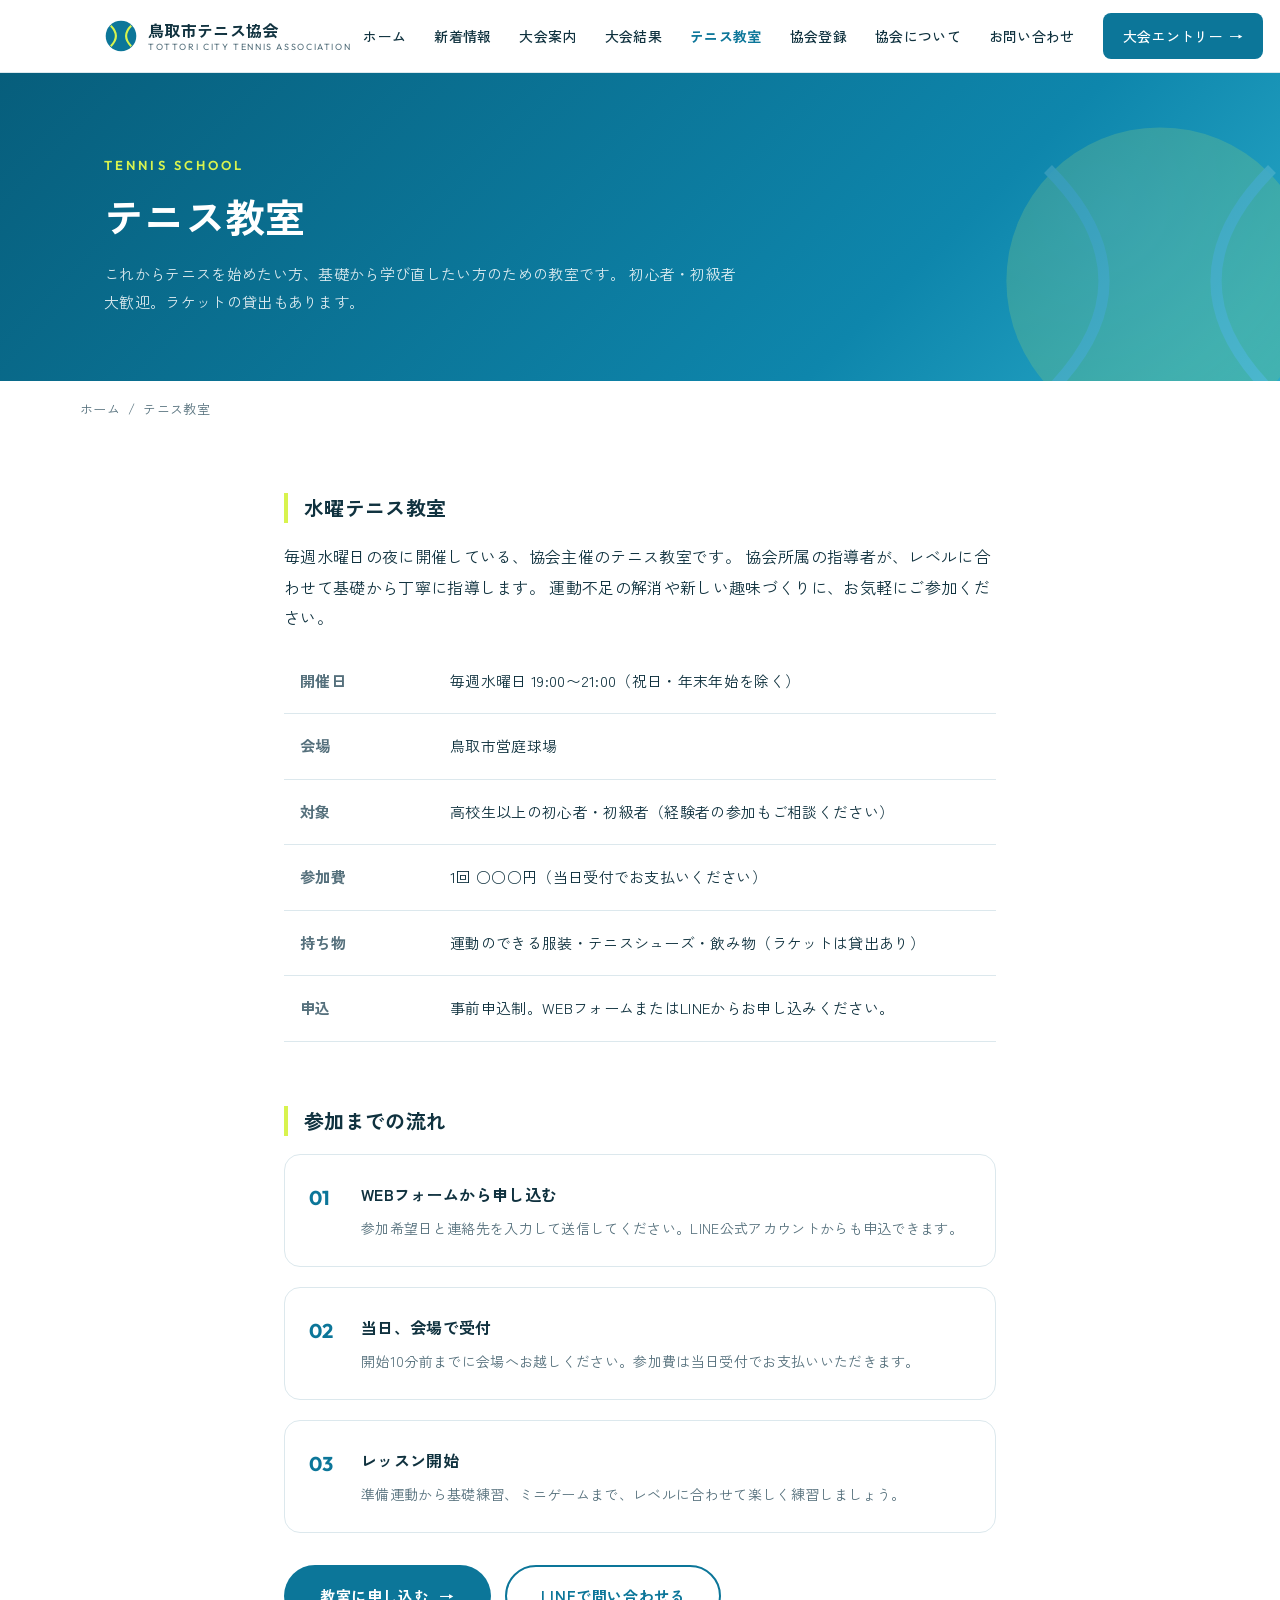
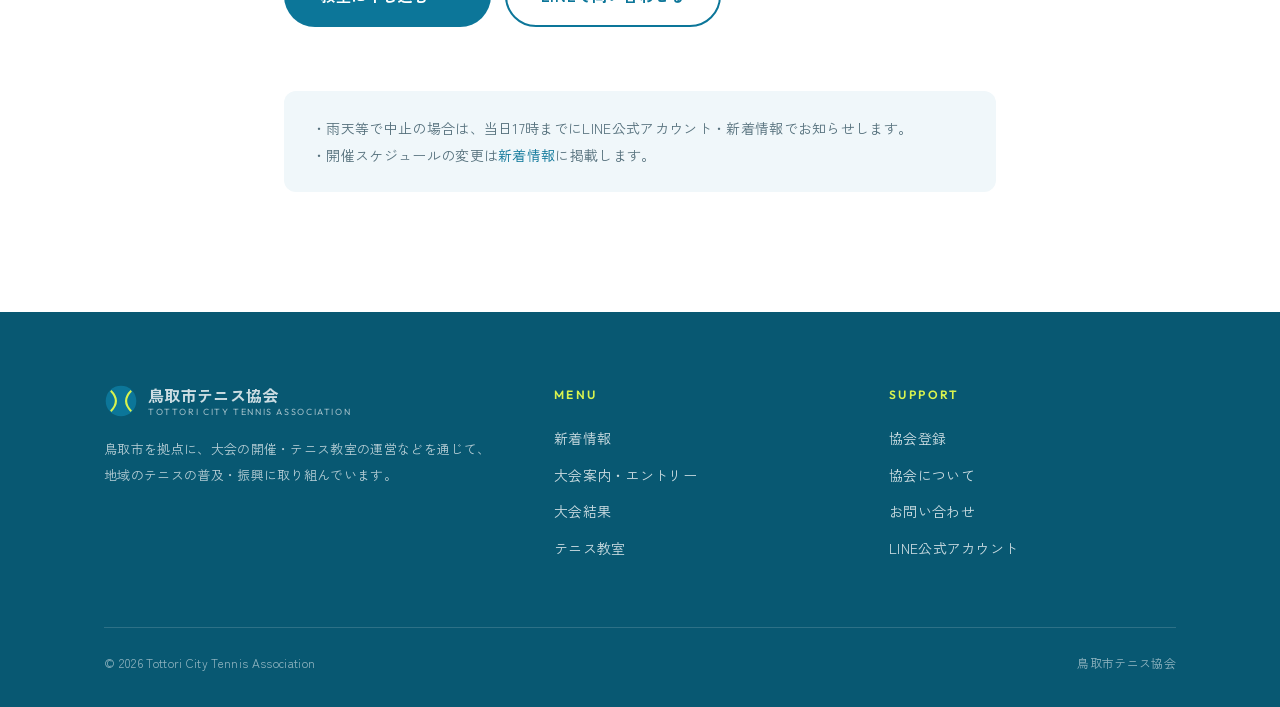
<file: school.html>
<!DOCTYPE html>
<html lang="ja">
<head>
  <meta charset="UTF-8">
  <meta name="viewport" content="width=device-width, initial-scale=1">
  <title>テニス教室｜鳥取市テニス協会</title>
  <meta name="description" content="鳥取市テニス協会が開催する水曜テニス教室のご案内です。初心者・初級者歓迎、ラケットの貸出もあります。">
  <link rel="preconnect" href="https://fonts.googleapis.com">
  <link rel="preconnect" href="https://fonts.gstatic.com" crossorigin>
  <link href="https://fonts.googleapis.com/css2?family=Zen+Kaku+Gothic+New:wght@400;500;700&family=Outfit:wght@400;600;700&display=swap" rel="stylesheet">
  <link rel="stylesheet" href="css/style.css">
  <link rel="icon" href="assets/img/ball.svg" type="image/svg+xml">
</head>
<body>
  <header id="site-header" class="site-header"></header>

  <main>
    <div class="page-hero">
      <div class="container">
        <p class="page-hero__en">Tennis School</p>
        <h1 class="page-hero__title">テニス教室</h1>
        <p class="page-hero__lead">
          これからテニスを始めたい方、基礎から学び直したい方のための教室です。
          初心者・初級者大歓迎。ラケットの貸出もあります。
        </p>
      </div>
      <img class="page-hero__deco" src="assets/img/ball.svg" alt="" aria-hidden="true">
    </div>
    <nav class="breadcrumb container" aria-label="パンくずリスト">
      <a href="index.html">ホーム</a><span aria-hidden="true">/</span>テニス教室
    </nav>

    <section class="section" style="padding-top:56px;">
      <div class="container container--narrow">

        <div class="content-block fade-up">
          <h3>水曜テニス教室</h3>
          <p>
            毎週水曜日の夜に開催している、協会主催のテニス教室です。
            協会所属の指導者が、レベルに合わせて基礎から丁寧に指導します。
            運動不足の解消や新しい趣味づくりに、お気軽にご参加ください。
          </p>
          <table class="info-table">
            <tr><th>開催日</th><td>毎週水曜日 19:00〜21:00（祝日・年末年始を除く）</td></tr>
            <tr><th>会場</th><td>鳥取市営庭球場</td></tr>
            <tr><th>対象</th><td>高校生以上の初心者・初級者（経験者の参加もご相談ください）</td></tr>
            <tr><th>参加費</th><td>1回 ○○○円（当日受付でお支払いください）</td></tr>
            <tr><th>持ち物</th><td>運動のできる服装・テニスシューズ・飲み物（ラケットは貸出あり）</td></tr>
            <tr><th>申込</th><td>事前申込制。WEBフォームまたはLINEからお申し込みください。</td></tr>
          </table>
        </div>

        <div class="content-block fade-up">
          <h3>参加までの流れ</h3>
          <ol class="step-list">
            <li>
              <strong>WEBフォームから申し込む</strong>
              <p>参加希望日と連絡先を入力して送信してください。LINE公式アカウントからも申込できます。</p>
            </li>
            <li>
              <strong>当日、会場で受付</strong>
              <p>開始10分前までに会場へお越しください。参加費は当日受付でお支払いいただきます。</p>
            </li>
            <li>
              <strong>レッスン開始</strong>
              <p>準備運動から基礎練習、ミニゲームまで、レベルに合わせて楽しく練習しましょう。</p>
            </li>
          </ol>
          <div style="margin-top:32px; display:flex; gap:14px; flex-wrap:wrap;">
            <a class="btn btn--primary" href="https://forms.gle/replace-with-actual-form" target="_blank" rel="noopener">
              教室に申し込む<span class="btn__arrow" aria-hidden="true">→</span>
            </a>
            <a class="btn btn--outline" href="contact.html#line">LINEで問い合わせる</a>
          </div>
        </div>

        <div class="content-block fade-up">
          <div class="note-box">
            <p>
              ・雨天等で中止の場合は、当日17時までにLINE公式アカウント・新着情報でお知らせします。<br>
              ・開催スケジュールの変更は<a href="news.html">新着情報</a>に掲載します。
            </p>
          </div>
        </div>

      </div>
    </section>
  </main>

  <footer id="site-footer" class="site-footer"></footer>

  <script src="js/common.js"></script>
</body>
</html>
</file>
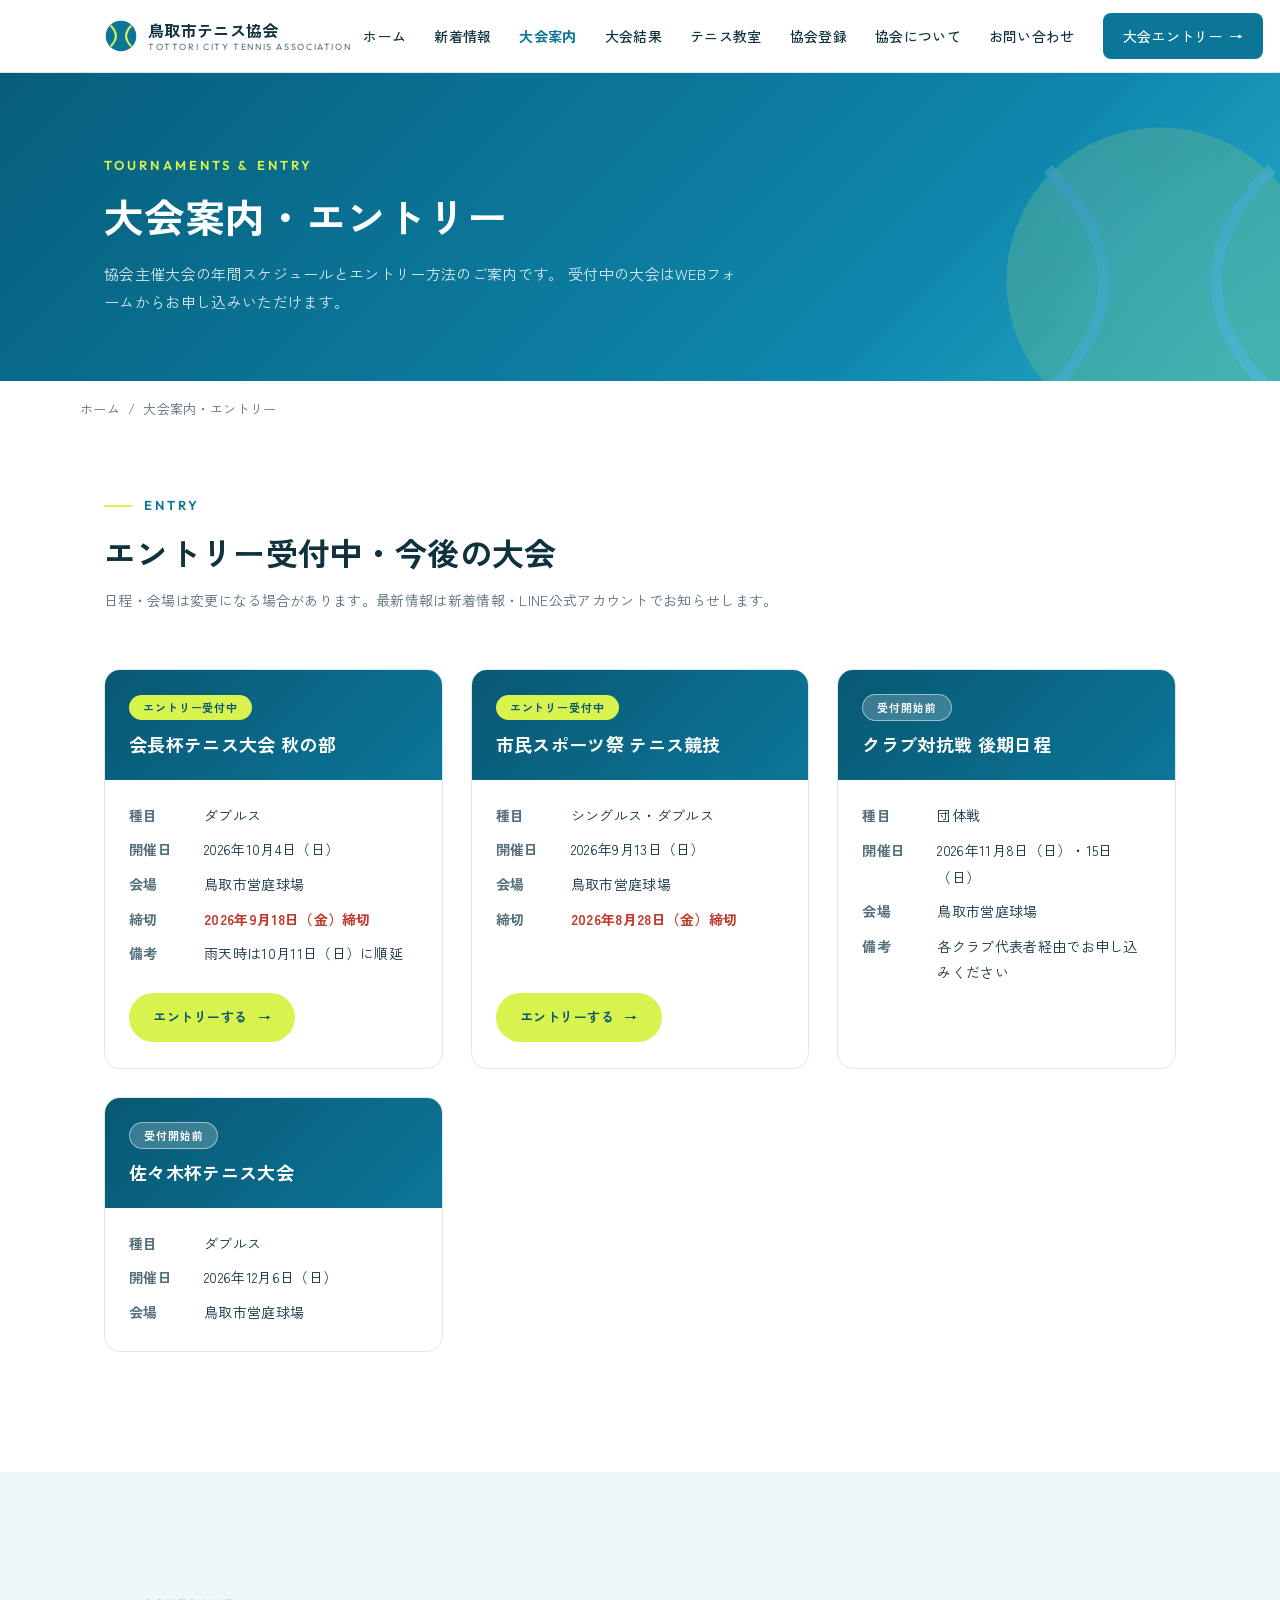
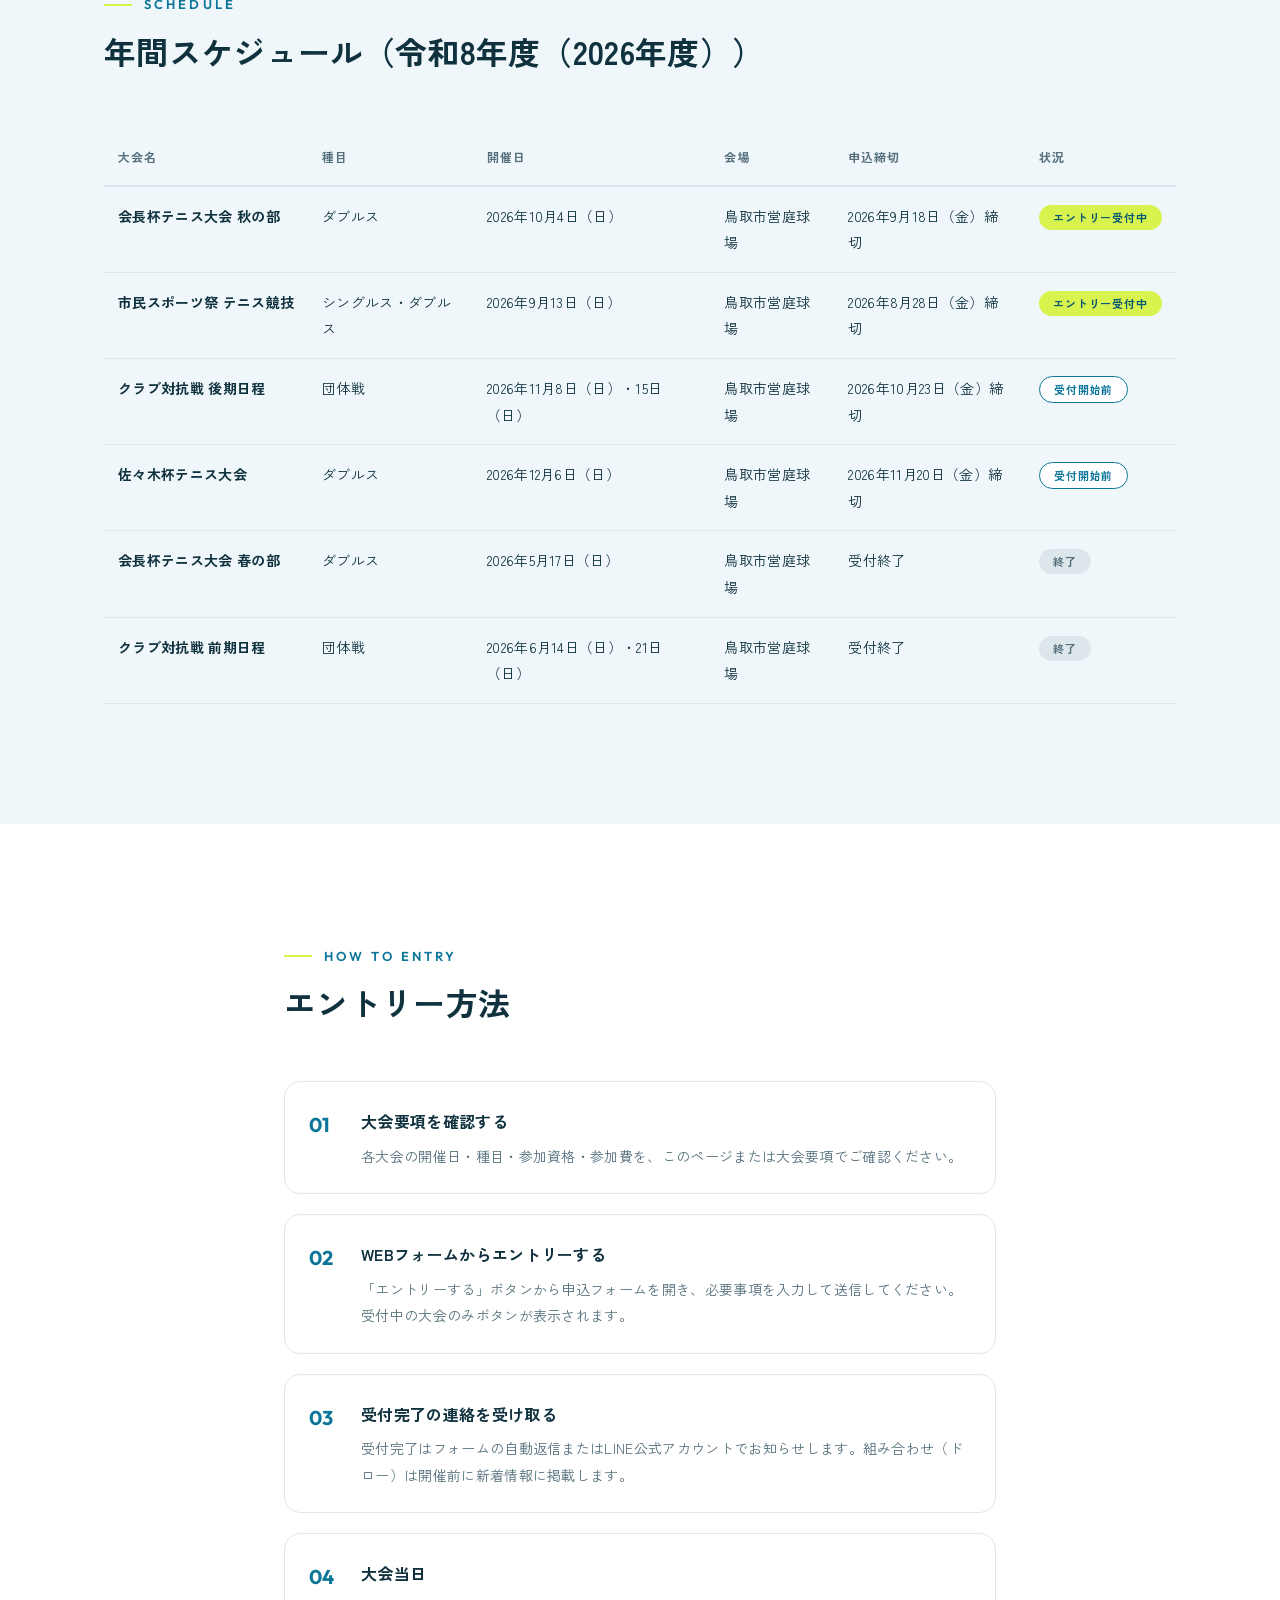
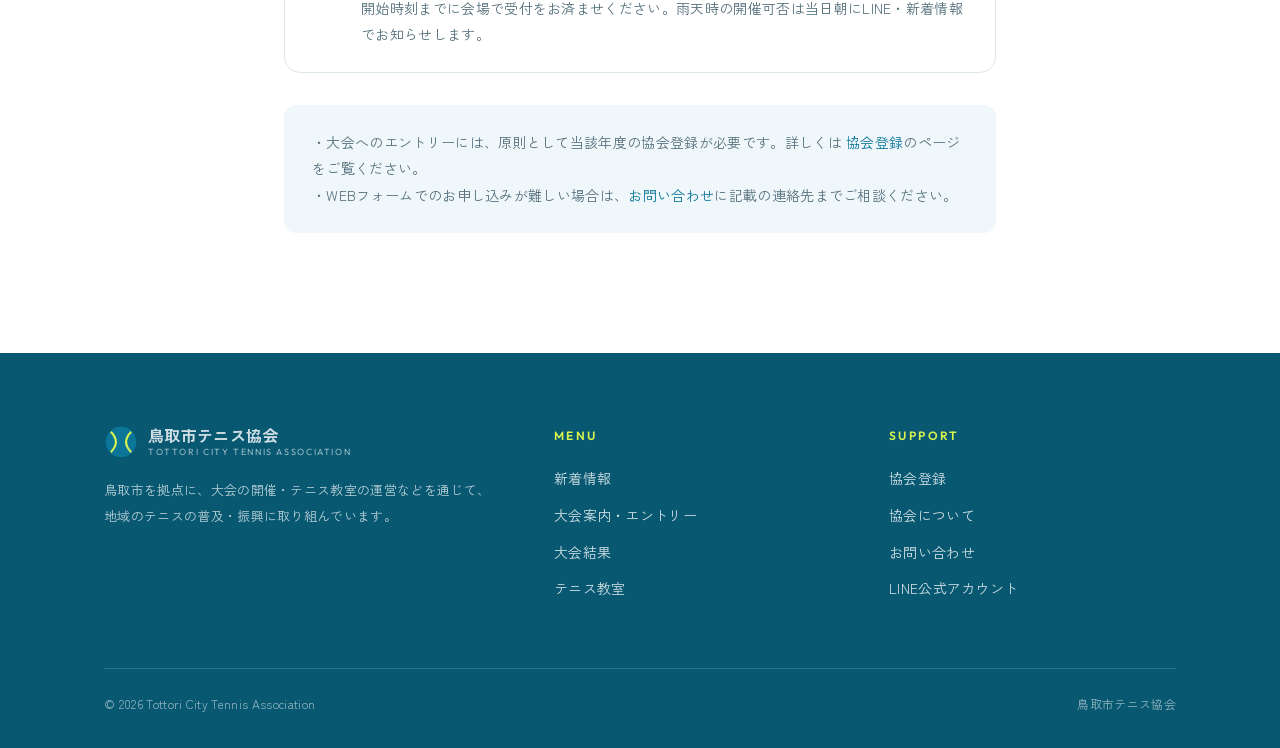
<file: tournaments.html>
<!DOCTYPE html>
<html lang="ja">
<head>
  <meta charset="UTF-8">
  <meta name="viewport" content="width=device-width, initial-scale=1">
  <title>大会案内・エントリー｜鳥取市テニス協会</title>
  <meta name="description" content="鳥取市テニス協会が主催する大会の年間スケジュール・要項・エントリー方法のご案内です。エントリー受付中の大会はWEBフォームからお申し込みいただけます。">
  <link rel="preconnect" href="https://fonts.googleapis.com">
  <link rel="preconnect" href="https://fonts.gstatic.com" crossorigin>
  <link href="https://fonts.googleapis.com/css2?family=Zen+Kaku+Gothic+New:wght@400;500;700&family=Outfit:wght@400;600;700&display=swap" rel="stylesheet">
  <link rel="stylesheet" href="css/style.css">
  <link rel="icon" href="assets/img/ball.svg" type="image/svg+xml">
</head>
<body>
  <header id="site-header" class="site-header"></header>

  <main>
    <div class="page-hero">
      <div class="container">
        <p class="page-hero__en">Tournaments &amp; Entry</p>
        <h1 class="page-hero__title">大会案内・エントリー</h1>
        <p class="page-hero__lead">
          協会主催大会の年間スケジュールとエントリー方法のご案内です。
          受付中の大会はWEBフォームからお申し込みいただけます。
        </p>
      </div>
      <img class="page-hero__deco" src="assets/img/ball.svg" alt="" aria-hidden="true">
    </div>
    <nav class="breadcrumb container" aria-label="パンくずリスト">
      <a href="index.html">ホーム</a><span aria-hidden="true">/</span>大会案内・エントリー
    </nav>

    <!-- エントリー受付中・今後の大会 -->
    <section class="section" style="padding-top:56px;">
      <div class="container">
        <div class="section-head fade-up">
          <p class="section-head__en">Entry</p>
          <h2 class="section-head__ja">エントリー受付中・今後の大会</h2>
          <p class="section-head__note" id="events-note"></p>
        </div>
        <div class="event-grid" id="active-events">
          <p class="empty-note">読み込み中…</p>
        </div>
      </div>
    </section>

    <!-- 年間スケジュール -->
    <section class="section section--alt">
      <div class="container">
        <div class="section-head fade-up">
          <p class="section-head__en">Schedule</p>
          <h2 class="section-head__ja" id="schedule-year">年間スケジュール</h2>
        </div>
        <div class="table-scroll fade-up">
          <table class="schedule-table" id="schedule-table">
            <thead>
              <tr>
                <th>大会名</th><th>種目</th><th>開催日</th><th>会場</th><th>申込締切</th><th>状況</th>
              </tr>
            </thead>
            <tbody>
              <tr><td colspan="6"><span class="empty-note">読み込み中…</span></td></tr>
            </tbody>
          </table>
        </div>
      </div>
    </section>

    <!-- エントリー方法 -->
    <section class="section">
      <div class="container container--narrow">
        <div class="section-head fade-up">
          <p class="section-head__en">How to Entry</p>
          <h2 class="section-head__ja">エントリー方法</h2>
        </div>
        <ol class="step-list fade-up">
          <li>
            <strong>大会要項を確認する</strong>
            <p>各大会の開催日・種目・参加資格・参加費を、このページまたは大会要項でご確認ください。</p>
          </li>
          <li>
            <strong>WEBフォームからエントリーする</strong>
            <p>「エントリーする」ボタンから申込フォームを開き、必要事項を入力して送信してください。受付中の大会のみボタンが表示されます。</p>
          </li>
          <li>
            <strong>受付完了の連絡を受け取る</strong>
            <p>受付完了はフォームの自動返信またはLINE公式アカウントでお知らせします。組み合わせ（ドロー）は開催前に新着情報に掲載します。</p>
          </li>
          <li>
            <strong>大会当日</strong>
            <p>開始時刻までに会場で受付をお済ませください。雨天時の開催可否は当日朝にLINE・新着情報でお知らせします。</p>
          </li>
        </ol>
        <div class="note-box fade-up" style="margin-top:32px;">
          <p>
            ・大会へのエントリーには、原則として当該年度の協会登録が必要です。詳しくは
            <a href="membership.html">協会登録</a>のページをご覧ください。<br>
            ・WEBフォームでのお申し込みが難しい場合は、<a href="contact.html">お問い合わせ</a>に記載の連絡先までご相談ください。
          </p>
        </div>
      </div>
    </section>
  </main>

  <footer id="site-footer" class="site-footer"></footer>

  <script src="js/common.js"></script>
  <script>
    document.addEventListener("DOMContentLoaded", async () => {
      try {
        const events = await loadJSON("data/events.json");
        document.getElementById("schedule-year").textContent =
          `年間スケジュール（${events.year}）`;
        if (events.note) {
          document.getElementById("events-note").textContent = events.note;
        }

        // 受付中・今後の大会カード
        const active = events.items.filter((ev) => ev.status !== "finished");
        const grid = document.getElementById("active-events");
        grid.innerHTML = active.length
          ? active.map((ev, i) => renderEventCard(ev, i)).join("")
          : '<p class="empty-note">現在エントリー受付中の大会はありません。年間スケジュールをご覧ください。</p>';

        // 年間スケジュール表
        const tbody = document.querySelector("#schedule-table tbody");
        tbody.innerHTML = events.items
          .map(
            (ev) => `
            <tr>
              <td>${escapeHTML(ev.name)}</td>
              <td>${escapeHTML(ev.discipline)}</td>
              <td>${escapeHTML(ev.dateText)}</td>
              <td>${escapeHTML(ev.venue)}</td>
              <td>${escapeHTML(ev.deadline)}</td>
              <td>${statusPill(ev.status)}</td>
            </tr>`
          )
          .join("");
      } catch (e) {
        document.getElementById("active-events").innerHTML =
          '<p class="empty-note">大会情報を読み込めませんでした。</p>';
      }
      setupFadeUp();
    });
  </script>
</body>
</html>
</file>
<file: css/style.css>
@charset "UTF-8";
/* =========================================================
   鳥取市テニス協会 公式サイト
   design tokens は docs/design.md に準拠
   ========================================================= */

:root {
  --c-bg: #ffffff;
  --c-bg-alt: #f0f7fa;
  --c-text: #10323f;
  --c-text-sub: #55707c;
  --c-primary: #0c7699;
  --c-primary-dark: #085872;
  --c-primary-light: #22a6c6;
  --c-accent: #d8f34e;
  --c-line: #dce8ed;
  --c-alert: #c0392b;
  --ff-base: "Zen Kaku Gothic New", "Hiragino Kaku Gothic ProN", "Noto Sans JP", sans-serif;
  --ff-en: "Outfit", "Zen Kaku Gothic New", sans-serif;
  --w-content: 1120px;
  --w-narrow: 760px;
  --radius-card: 16px;
  --shadow-card: 0 8px 32px rgba(16, 50, 63, 0.08);
  --shadow-hover: 0 16px 40px rgba(16, 50, 63, 0.14);
}

* { margin: 0; padding: 0; box-sizing: border-box; }

html { scroll-behavior: smooth; scroll-padding-top: 90px; }

body {
  font-family: var(--ff-base);
  font-size: 16px;
  line-height: 1.9;
  letter-spacing: 0.02em;
  color: var(--c-text);
  background: var(--c-bg);
  -webkit-font-smoothing: antialiased;
}

img { max-width: 100%; height: auto; display: block; }
a { color: var(--c-primary); text-decoration: none; }
ul, ol { list-style: none; }

.container { max-width: var(--w-content); margin: 0 auto; padding: 0 24px; }
.container--narrow { max-width: var(--w-narrow); }

/* ---------- header ---------- */
.site-header {
  position: sticky; top: 0; z-index: 100;
  border-bottom: 1px solid var(--c-line);
}
/* 注意: backdrop-filter を .site-header 自体に付けると、内部の
   position: fixed なドロワーメニューの基準がヘッダーになってしまうため、
   ぼかし背景は疑似要素側に持たせる */
.site-header::before {
  content: ""; position: absolute; inset: 0; z-index: -1;
  background: rgba(255, 255, 255, 0.92);
  backdrop-filter: blur(12px);
}
.site-header__inner {
  max-width: var(--w-content); margin: 0 auto; padding: 0 24px;
  display: flex; align-items: center; justify-content: space-between;
  height: 72px;
}
.site-logo { display: flex; align-items: center; gap: 10px; color: var(--c-text); }
.site-logo__mark { width: 34px; height: 34px; flex: none; }
.site-logo__text { display: flex; flex-direction: column; line-height: 1.3; white-space: nowrap; }
.site-logo__ja { font-size: 16px; font-weight: 700; }
.site-logo__en { font-family: var(--ff-en); font-size: 9px; letter-spacing: 0.18em; color: var(--c-text-sub); text-transform: uppercase; }

.global-nav { display: flex; align-items: center; gap: 4px; }
.global-nav a {
  font-size: 14px; font-weight: 500; color: var(--c-text); white-space: nowrap;
  padding: 8px 12px; border-radius: 8px; transition: background 0.2s, color 0.2s;
}
.global-nav a:hover { background: var(--c-bg-alt); color: var(--c-primary); }
.global-nav a[aria-current="page"] { color: var(--c-primary); font-weight: 700; }

.nav-cta {
  margin-left: 12px; white-space: nowrap;
  display: inline-flex; align-items: center; gap: 6px;
  background: var(--c-primary); color: #fff !important;
  font-size: 14px; font-weight: 700;
  padding: 10px 20px !important; border-radius: 999px;
  transition: background 0.2s, transform 0.2s;
}
.nav-cta:hover { background: var(--c-primary-dark) !important; transform: translateY(-1px); }

.nav-toggle {
  display: none;
  width: 44px; height: 44px; border: 0; background: none; cursor: pointer;
  position: relative; z-index: 210;
}
.nav-toggle span {
  display: block; width: 22px; height: 2px; background: var(--c-text);
  margin: 5px auto; border-radius: 2px; transition: transform 0.3s, opacity 0.3s;
}
.nav-toggle[aria-expanded="true"] span { background: #fff; }
.nav-toggle[aria-expanded="true"] span:nth-child(1) { transform: translateY(7px) rotate(45deg); }
.nav-toggle[aria-expanded="true"] span:nth-child(2) { opacity: 0; }
.nav-toggle[aria-expanded="true"] span:nth-child(3) { transform: translateY(-7px) rotate(-45deg); }

/* ---------- hero ---------- */
.hero {
  position: relative; overflow: hidden;
  background: linear-gradient(135deg, #075e7c 0%, #0e86ac 50%, #35b8d4 100%);
  color: #fff;
}
.hero__inner {
  max-width: var(--w-content); margin: 0 auto; padding: 120px 24px 140px;
  position: relative; z-index: 2;
}
.hero__label {
  font-family: var(--ff-en); font-size: 13px; font-weight: 600;
  letter-spacing: 0.24em; text-transform: uppercase;
  color: var(--c-accent); margin-bottom: 20px;
}
.hero__title {
  font-size: clamp(30px, 5vw, 54px); font-weight: 700;
  line-height: 1.4; letter-spacing: 0.04em; margin-bottom: 24px;
}
.hero__lead { font-size: 16px; line-height: 2.1; color: rgba(255, 255, 255, 0.85); max-width: 560px; margin-bottom: 40px; }
.hero__actions { display: flex; flex-wrap: wrap; gap: 16px; }

.hero__court {
  position: absolute; inset: 0; z-index: 1; pointer-events: none;
  width: 100%; height: 100%; object-fit: cover; opacity: 0.9;
}
.hero__ball {
  position: absolute; right: 6%; top: 18%; width: clamp(120px, 18vw, 220px); z-index: 1;
  opacity: 0.95; pointer-events: none;
}
.hero__scroll {
  position: absolute; left: 50%; bottom: 20px; transform: translateX(-50%);
  font-family: var(--ff-en); font-size: 11px; letter-spacing: 0.3em;
  color: rgba(255, 255, 255, 0.6); z-index: 2; text-transform: uppercase;
}

/* ---------- buttons ---------- */
.btn {
  display: inline-flex; align-items: center; justify-content: center; gap: 10px;
  font-size: 15px; font-weight: 700; letter-spacing: 0.04em;
  padding: 15px 34px; border-radius: 999px; cursor: pointer;
  transition: background 0.2s, color 0.2s, transform 0.2s, box-shadow 0.2s;
  border: 2px solid transparent;
}
.btn .btn__arrow { transition: transform 0.2s; }
.btn:hover .btn__arrow { transform: translateX(4px); }

.btn--primary { background: var(--c-primary); color: #fff; }
.btn--primary:hover { background: var(--c-primary-dark); transform: translateY(-2px); box-shadow: var(--shadow-hover); }

.btn--accent { background: var(--c-accent); color: var(--c-primary-dark); }
.btn--accent:hover { transform: translateY(-2px); box-shadow: 0 12px 32px rgba(216, 243, 78, 0.35); }

.btn--ghost { background: transparent; color: #fff; border-color: rgba(255, 255, 255, 0.6); }
.btn--ghost:hover { background: rgba(255, 255, 255, 0.12); border-color: #fff; }

.btn--outline { background: #fff; color: var(--c-primary); border-color: var(--c-primary); }
.btn--outline:hover { background: var(--c-primary); color: #fff; }

/* ---------- sections ---------- */
.section { padding: 120px 0; }
.section--alt { background: var(--c-bg-alt); }
.section--primary { background: var(--c-primary); color: #fff; }

.section-head { margin-bottom: 56px; }
.section-head__en {
  font-family: var(--ff-en); font-size: 13px; font-weight: 600;
  letter-spacing: 0.24em; text-transform: uppercase; color: var(--c-primary);
  display: flex; align-items: center; gap: 12px; margin-bottom: 12px;
}
.section-head__en::before { content: ""; width: 28px; height: 2px; background: var(--c-accent); }
.section--primary .section-head__en { color: var(--c-accent); }
.section-head__ja { font-size: clamp(24px, 3.4vw, 32px); font-weight: 700; line-height: 1.4; }
.section-head--center { text-align: center; }
.section-head--center .section-head__en { justify-content: center; }
.section-head__note { margin-top: 12px; color: var(--c-text-sub); font-size: 14px; }

.section-foot { margin-top: 48px; text-align: center; }

/* ---------- page hero (lower pages) ---------- */
.page-hero {
  background: linear-gradient(135deg, #075e7c 0%, #0e86ac 70%, #2aabc9 100%);
  color: #fff; padding: 80px 0 64px; position: relative; overflow: hidden;
}
.page-hero__en {
  font-family: var(--ff-en); font-size: 13px; font-weight: 600;
  letter-spacing: 0.24em; text-transform: uppercase; color: var(--c-accent);
  margin-bottom: 10px;
}
.page-hero__title { font-size: clamp(26px, 4vw, 40px); font-weight: 700; line-height: 1.4; }
.page-hero__lead { margin-top: 16px; color: rgba(255, 255, 255, 0.85); font-size: 15px; max-width: 640px; }
.page-hero__deco {
  position: absolute; right: -40px; bottom: -60px; width: 320px; opacity: 0.16; pointer-events: none;
}

.breadcrumb { padding: 16px 0; font-size: 13px; color: var(--c-text-sub); }
.breadcrumb a { color: var(--c-text-sub); }
.breadcrumb a:hover { color: var(--c-primary); }
.breadcrumb span[aria-hidden] { margin: 0 8px; }

/* ---------- news ---------- */
.news-grid { display: grid; grid-template-columns: repeat(3, 1fr); gap: 28px; }
.news-card {
  background: #fff; border: 1px solid var(--c-line); border-radius: var(--radius-card);
  padding: 28px; display: flex; flex-direction: column; gap: 14px;
  color: var(--c-text);
  transition: transform 0.25s, box-shadow 0.25s, border-color 0.25s;
}
a.news-card:hover { transform: translateY(-4px); box-shadow: var(--shadow-hover); border-color: transparent; }
.news-card__meta { display: flex; align-items: center; gap: 12px; }
.news-card__date { font-family: var(--ff-en); font-size: 13px; font-weight: 600; letter-spacing: 0.08em; color: var(--c-text-sub); }
.news-card__title { font-size: 17px; font-weight: 700; line-height: 1.6; }
.news-card__body { font-size: 14px; color: var(--c-text-sub); line-height: 1.8; }

.badge {
  display: inline-block; font-size: 11px; font-weight: 700; line-height: 1;
  padding: 6px 12px; border-radius: 999px; letter-spacing: 0.06em; white-space: nowrap;
}
.badge--info { color: var(--c-primary); border: 1.5px solid var(--c-primary); background: #fff; }
.badge--event { background: var(--c-primary); color: #fff; }
.badge--result { background: #12384a; color: #fff; }
.badge--school { background: var(--c-accent); color: var(--c-primary-dark); }

/* news list page */
.news-filter { display: flex; flex-wrap: wrap; gap: 10px; margin-bottom: 40px; }
.news-filter button {
  font-family: var(--ff-base); font-size: 13px; font-weight: 600; cursor: pointer;
  padding: 9px 20px; border-radius: 999px; border: 1.5px solid var(--c-line);
  background: #fff; color: var(--c-text-sub); transition: all 0.2s;
}
.news-filter button:hover { border-color: var(--c-primary); color: var(--c-primary); }
.news-filter button[aria-pressed="true"] { background: var(--c-primary); border-color: var(--c-primary); color: #fff; }

.news-list { display: flex; flex-direction: column; }
.news-row {
  display: grid; grid-template-columns: 230px 1fr; gap: 20px; align-items: start;
  padding: 26px 8px; border-bottom: 1px solid var(--c-line); color: var(--c-text);
}
.news-row__meta { display: flex; align-items: center; gap: 14px; padding-top: 2px; }
.news-row__date { font-family: var(--ff-en); font-size: 14px; font-weight: 600; color: var(--c-text-sub); padding-top: 2px; }
.news-row__title { font-size: 16px; font-weight: 600; line-height: 1.7; }
.news-row__body { font-size: 14px; color: var(--c-text-sub); margin-top: 6px; }
.news-row__body a { text-decoration: underline; }
.news-row img { margin-top: 14px; border-radius: 12px; max-width: 480px; }

/* ---------- events (大会) ---------- */
.event-grid { display: grid; grid-template-columns: repeat(3, 1fr); gap: 28px; }
.event-card {
  background: #fff; border: 1px solid var(--c-line); border-radius: var(--radius-card);
  overflow: hidden; display: flex; flex-direction: column;
  transition: transform 0.25s, box-shadow 0.25s;
}
.event-card:hover { transform: translateY(-4px); box-shadow: var(--shadow-hover); }
.event-card__head {
  background: linear-gradient(135deg, var(--c-primary-dark), var(--c-primary));
  color: #fff; padding: 20px 24px 22px;
}
.event-card__status { display: block; margin-bottom: 10px; }
.event-card__name { font-size: 18px; font-weight: 700; line-height: 1.5; }
.event-card__body { padding: 22px 24px 26px; display: flex; flex-direction: column; gap: 8px; flex: 1; }
.event-card__row { display: flex; gap: 12px; font-size: 14px; }
.event-card__row dt { flex: none; width: 4.5em; color: var(--c-text-sub); font-weight: 600; }
.event-card__row dd { flex: 1; }
.event-card__deadline { color: var(--c-alert); font-weight: 700; }
.event-card__actions { margin-top: auto; padding-top: 18px; display: flex; gap: 10px; flex-wrap: wrap; }
.event-card__actions .btn { padding: 10px 22px; font-size: 13px; }

.status-pill {
  display: inline-block; font-size: 11px; font-weight: 700; line-height: 1;
  padding: 7px 14px; border-radius: 999px; letter-spacing: 0.08em; white-space: nowrap;
}
.status-open { background: var(--c-accent); color: var(--c-primary-dark); }
.status-upcoming { background: rgba(255, 255, 255, 0.2); color: #fff; border: 1px solid rgba(255, 255, 255, 0.5); }
.status-closed { background: rgba(255, 255, 255, 0.25); color: #fff; }
.status-finished { background: #dde7eb; color: var(--c-text-sub); }

/* schedule table */
.schedule-table { width: 100%; border-collapse: collapse; font-size: 14px; }
.schedule-table th, .schedule-table td { padding: 16px 14px; border-bottom: 1px solid var(--c-line); text-align: left; vertical-align: top; }
.schedule-table thead th {
  background: var(--c-bg-alt); font-size: 12px; letter-spacing: 0.08em;
  color: var(--c-text-sub); border-bottom: 2px solid var(--c-line); white-space: nowrap;
}
.schedule-table td:first-child { white-space: nowrap; font-weight: 600; }
.table-scroll { overflow-x: auto; -webkit-overflow-scrolling: touch; }
.table-scroll .schedule-table { min-width: 640px; }
/* 白背景の表内では、濃色地向けのステータス配色を読める配色に置き換える */
.schedule-table .status-upcoming { background: #fff; color: var(--c-primary); border: 1.5px solid var(--c-primary); }
.schedule-table .status-closed { background: #eaf2f6; color: var(--c-text-sub); }

/* ---------- results ---------- */
.year-tabs { display: flex; flex-wrap: wrap; gap: 10px; margin-bottom: 40px; }
.year-tabs button {
  font-family: var(--ff-en); font-size: 14px; font-weight: 600; cursor: pointer;
  padding: 9px 22px; border-radius: 999px; border: 1.5px solid var(--c-line);
  background: #fff; color: var(--c-text-sub); transition: all 0.2s;
}
.year-tabs button[aria-pressed="true"] { background: var(--c-text); border-color: var(--c-text); color: #fff; }

.result-item {
  background: #fff; border: 1px solid var(--c-line); border-radius: var(--radius-card);
  padding: 30px 32px; margin-bottom: 20px;
}
.result-item__head { display: flex; flex-wrap: wrap; align-items: baseline; gap: 12px; margin-bottom: 12px; }
.result-item__name { font-size: 18px; font-weight: 700; }
.result-item__date { font-family: var(--ff-en); font-size: 13px; color: var(--c-text-sub); }
.result-item table { width: 100%; border-collapse: collapse; font-size: 14px; margin-top: 8px; }
.result-item th, .result-item td { padding: 10px 12px; border-bottom: 1px solid var(--c-line); text-align: left; }
.result-item th { width: 8em; color: var(--c-text-sub); font-weight: 600; white-space: nowrap; }
.result-item__links { margin-top: 16px; }

/* ---------- feature cards (トップ 協会の活動) ---------- */
.feature-grid { display: grid; grid-template-columns: repeat(3, 1fr); gap: 28px; }
.feature-card {
  background: #fff; border-radius: var(--radius-card); padding: 40px 32px;
  box-shadow: var(--shadow-card); color: var(--c-text);
  display: flex; flex-direction: column; gap: 16px;
  transition: transform 0.25s, box-shadow 0.25s;
}
a.feature-card:hover { transform: translateY(-6px); box-shadow: var(--shadow-hover); }
.feature-card__icon {
  width: 64px; height: 64px; border-radius: 18px;
  background: var(--c-bg-alt); display: grid; place-items: center;
}
.feature-card__icon svg { width: 34px; height: 34px; }
.feature-card__title { font-size: 20px; font-weight: 700; }
.feature-card__text { font-size: 14px; color: var(--c-text-sub); flex: 1; }
.feature-card__more {
  font-family: var(--ff-en); font-size: 12px; font-weight: 600; letter-spacing: 0.16em;
  color: var(--c-primary); text-transform: uppercase; display: inline-flex; align-items: center; gap: 8px;
}

/* ---------- LINE banner ---------- */
.line-banner {
  background: linear-gradient(135deg, #075e7c, #29aac9);
  border-radius: 24px; color: #fff; padding: 56px 48px;
  display: flex; align-items: center; justify-content: space-between; gap: 32px;
  position: relative; overflow: hidden;
}
.line-banner__title { font-size: 24px; font-weight: 700; margin-bottom: 10px; }
.line-banner__text { font-size: 14px; color: rgba(255, 255, 255, 0.85); }
.line-banner .btn { flex: none; }

/* ---------- content blocks (下層 汎用) ---------- */
.content-block { margin-bottom: 64px; }
.content-block:last-child { margin-bottom: 0; }
.content-block h3 {
  font-size: 20px; font-weight: 700; margin-bottom: 18px;
  padding-left: 16px; border-left: 4px solid var(--c-accent); line-height: 1.5;
}
.content-block p { margin-bottom: 1em; }
.content-block p:last-child { margin-bottom: 0; }

.info-table { width: 100%; border-collapse: collapse; font-size: 15px; }
.info-table th, .info-table td { padding: 18px 16px; border-bottom: 1px solid var(--c-line); text-align: left; vertical-align: top; }
.info-table th { width: 10em; color: var(--c-text-sub); font-weight: 600; white-space: nowrap; }

.note-box {
  background: var(--c-bg-alt); border-radius: 12px; padding: 24px 28px;
  font-size: 14px; color: var(--c-text-sub);
}
.note-box--alert { background: #fdf3f2; color: var(--c-alert); }

.step-list { counter-reset: step; display: flex; flex-direction: column; gap: 20px; }
.step-list li {
  counter-increment: step; position: relative; padding: 24px 28px 24px 76px;
  background: #fff; border: 1px solid var(--c-line); border-radius: var(--radius-card);
}
.step-list li::before {
  content: counter(step, decimal-leading-zero);
  position: absolute; left: 24px; top: 24px;
  font-family: var(--ff-en); font-size: 20px; font-weight: 700; color: var(--c-primary);
}
.step-list li strong { display: block; font-size: 16px; margin-bottom: 6px; }
.step-list li p { font-size: 14px; color: var(--c-text-sub); }

.club-grid { display: grid; grid-template-columns: repeat(4, 1fr); gap: 14px; }
.club-grid li {
  background: #fff; border: 1px solid var(--c-line); border-radius: 10px;
  padding: 14px 16px; font-size: 14px; font-weight: 600; text-align: center;
}

/* ---------- CTA section ---------- */
.cta-section { text-align: center; }
.cta-section .hero__label { margin-bottom: 16px; }
.cta-section__title { font-size: clamp(24px, 3.4vw, 34px); font-weight: 700; margin-bottom: 20px; }
.cta-section__text { color: rgba(255, 255, 255, 0.85); font-size: 15px; margin-bottom: 36px; }
.cta-section .hero__actions { justify-content: center; }

/* ---------- footer ---------- */
.site-footer { background: var(--c-primary-dark); color: #fff; padding: 72px 0 32px; }
.site-footer a { color: rgba(255, 255, 255, 0.8); transition: color 0.2s; }
.site-footer a:hover { color: var(--c-accent); }
.site-footer__grid {
  display: grid; grid-template-columns: 1.4fr 1fr 1fr; gap: 48px; margin-bottom: 56px;
}
.site-footer__logo { display: flex; align-items: center; gap: 10px; margin-bottom: 18px; color: #fff; }
.site-footer__logo .site-logo__en { color: rgba(255, 255, 255, 0.6); }
.site-footer__desc { font-size: 13px; color: rgba(255, 255, 255, 0.7); line-height: 2; }
.site-footer__head {
  font-family: var(--ff-en); font-size: 12px; font-weight: 600; letter-spacing: 0.2em;
  text-transform: uppercase; color: var(--c-accent); margin-bottom: 18px;
}
.site-footer__nav li { margin-bottom: 10px; font-size: 14px; }
.site-footer__bottom {
  border-top: 1px solid rgba(255, 255, 255, 0.15); padding-top: 24px;
  display: flex; flex-wrap: wrap; justify-content: space-between; gap: 12px;
  font-size: 12px; color: rgba(255, 255, 255, 0.55);
}

/* ---------- scroll animation ---------- */
.fade-up { opacity: 0; transform: translateY(24px); transition: opacity 0.7s ease-out, transform 0.7s ease-out; }
.fade-up.is-visible { opacity: 1; transform: translateY(0); }
.fade-up[data-delay="1"] { transition-delay: 0.1s; }
.fade-up[data-delay="2"] { transition-delay: 0.2s; }
.fade-up[data-delay="3"] { transition-delay: 0.3s; }

@media (prefers-reduced-motion: reduce) {
  html { scroll-behavior: auto; }
  .fade-up { opacity: 1; transform: none; transition: none; }
  * { transition: none !important; animation: none !important; }
}

/* ---------- empty / loading ---------- */
.empty-note { text-align: center; color: var(--c-text-sub); font-size: 14px; padding: 40px 0; }

/* ---------- focus ---------- */
a:focus-visible, button:focus-visible {
  outline: 3px solid var(--c-accent); outline-offset: 2px; border-radius: 4px;
}

/* =========================================================
   responsive
   ========================================================= */
@media (max-width: 1024px) {
  .news-grid, .event-grid, .feature-grid { grid-template-columns: repeat(2, 1fr); }
  .club-grid { grid-template-columns: repeat(3, 1fr); }
}

/* ナビは項目数が多いため、タブレット幅からドロワーメニューに切り替える */
@media (max-width: 1199px) {
  .nav-toggle { display: block; }
  .global-nav {
    position: fixed; inset: 0; z-index: 200;
    background: var(--c-primary-dark);
    flex-direction: column; justify-content: center; gap: 8px;
    opacity: 0; visibility: hidden; transition: opacity 0.3s, visibility 0.3s;
  }
  .global-nav.is-open { opacity: 1; visibility: visible; }
  .global-nav { overflow-y: auto; padding: 72px 0 40px; }
  .global-nav a { color: #fff; font-size: 18px; padding: 12px 24px; }
  .global-nav a:hover { background: rgba(255, 255, 255, 0.1); color: #fff; }
  .global-nav a[aria-current="page"] { color: var(--c-accent); }
  .nav-cta { margin-left: 0; margin-top: 16px; background: var(--c-accent); color: var(--c-primary-dark) !important; }
}

@media (max-width: 768px) {
  body { font-size: 15px; }
  .section { padding: 72px 0; }
  .section-head { margin-bottom: 36px; }

  .site-header__inner { height: 64px; }

  .hero__inner { padding: 72px 24px 96px; }
  .hero__lead { font-size: 14px; }
  .hero__actions .btn { width: 100%; }
  .hero__ball { right: -40px; top: 4%; opacity: 0.35; }

  .page-hero { padding: 56px 0 44px; }

  .news-grid, .event-grid, .feature-grid { grid-template-columns: 1fr; gap: 18px; }
  .club-grid { grid-template-columns: repeat(2, 1fr); }

  .news-row { grid-template-columns: 1fr; gap: 6px; padding: 22px 4px; }
  .news-row__date { display: inline-block; }
  .news-row__meta { display: flex; align-items: center; gap: 12px; }

  .line-banner { flex-direction: column; text-align: center; padding: 40px 28px; }

  .site-footer__grid { grid-template-columns: 1fr; gap: 36px; }

  .info-table th, .info-table td { display: block; width: 100%; }
  .info-table th { padding-bottom: 4px; border-bottom: 0; }
  .info-table td { padding-top: 0; }

  .step-list li { padding: 20px 20px 20px 64px; }
  .step-list li::before { left: 20px; top: 20px; }

  .result-item { padding: 24px 20px; }
}
</file>
